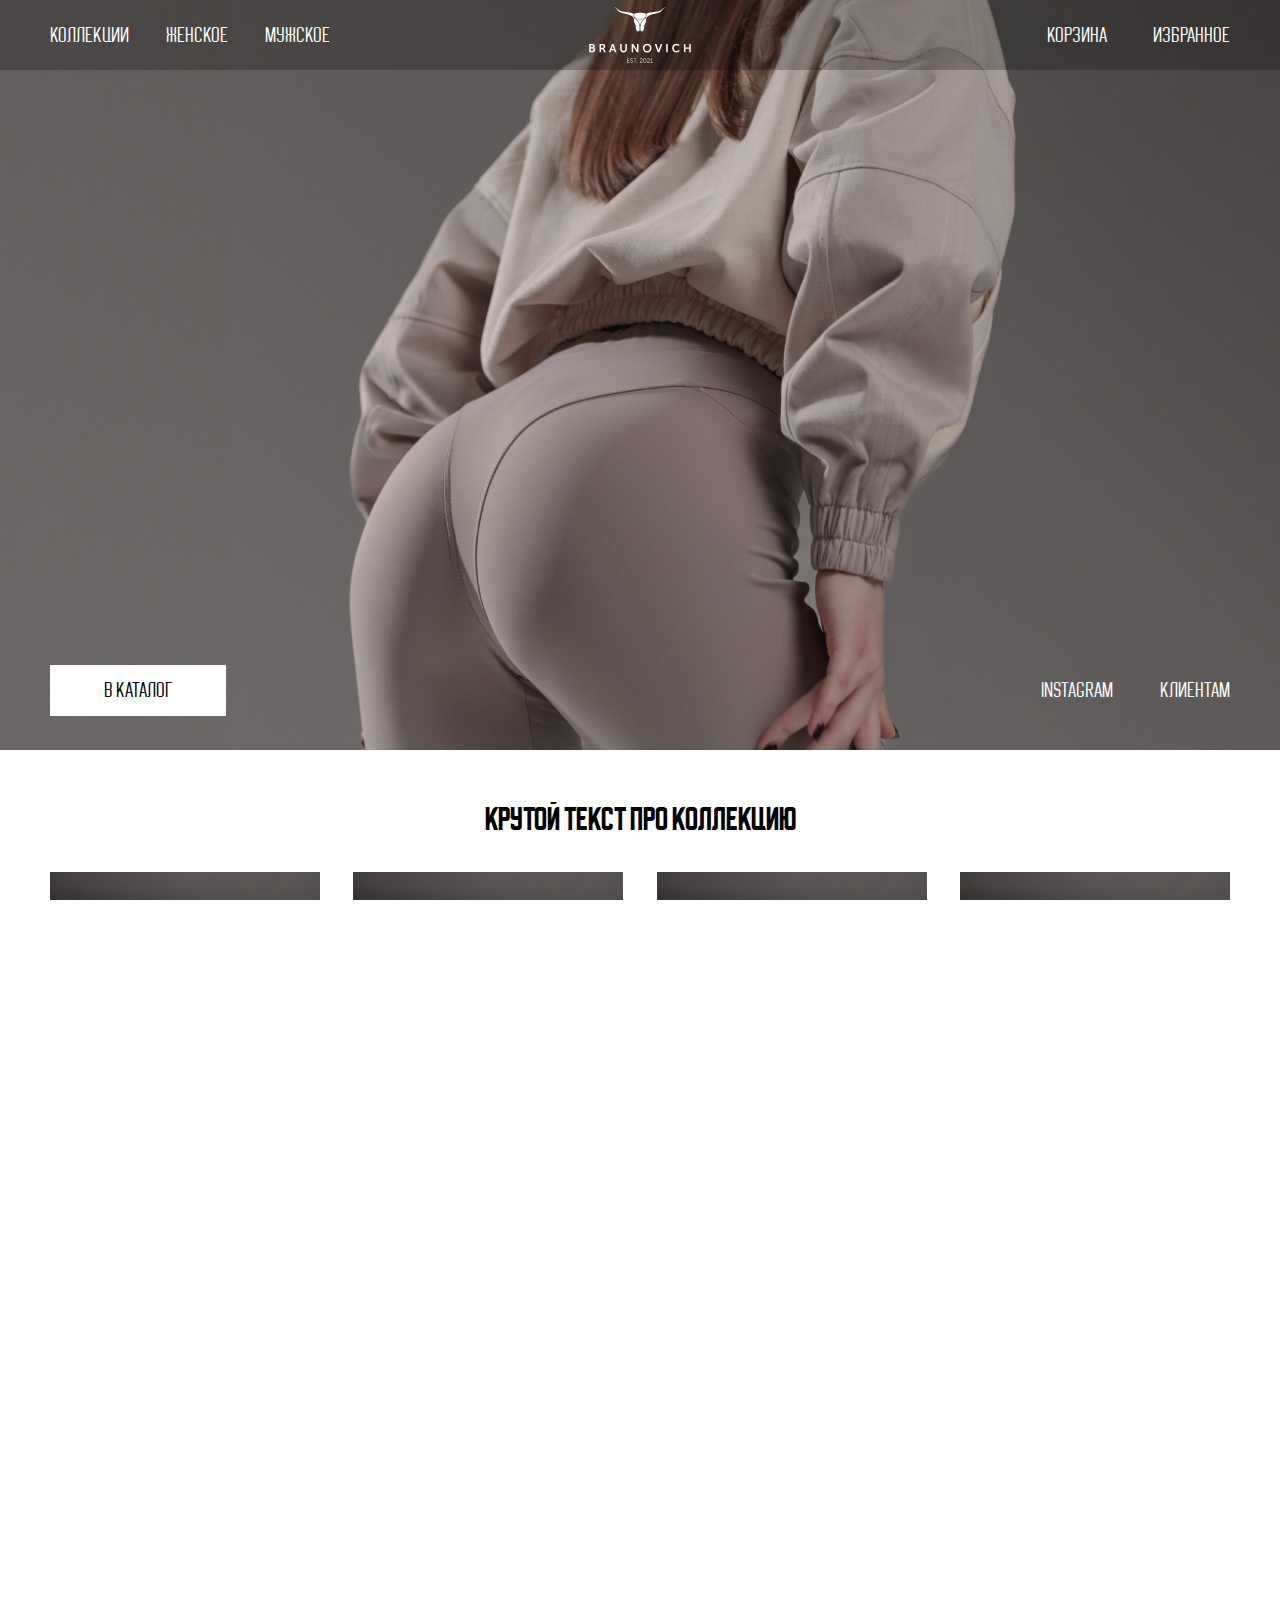
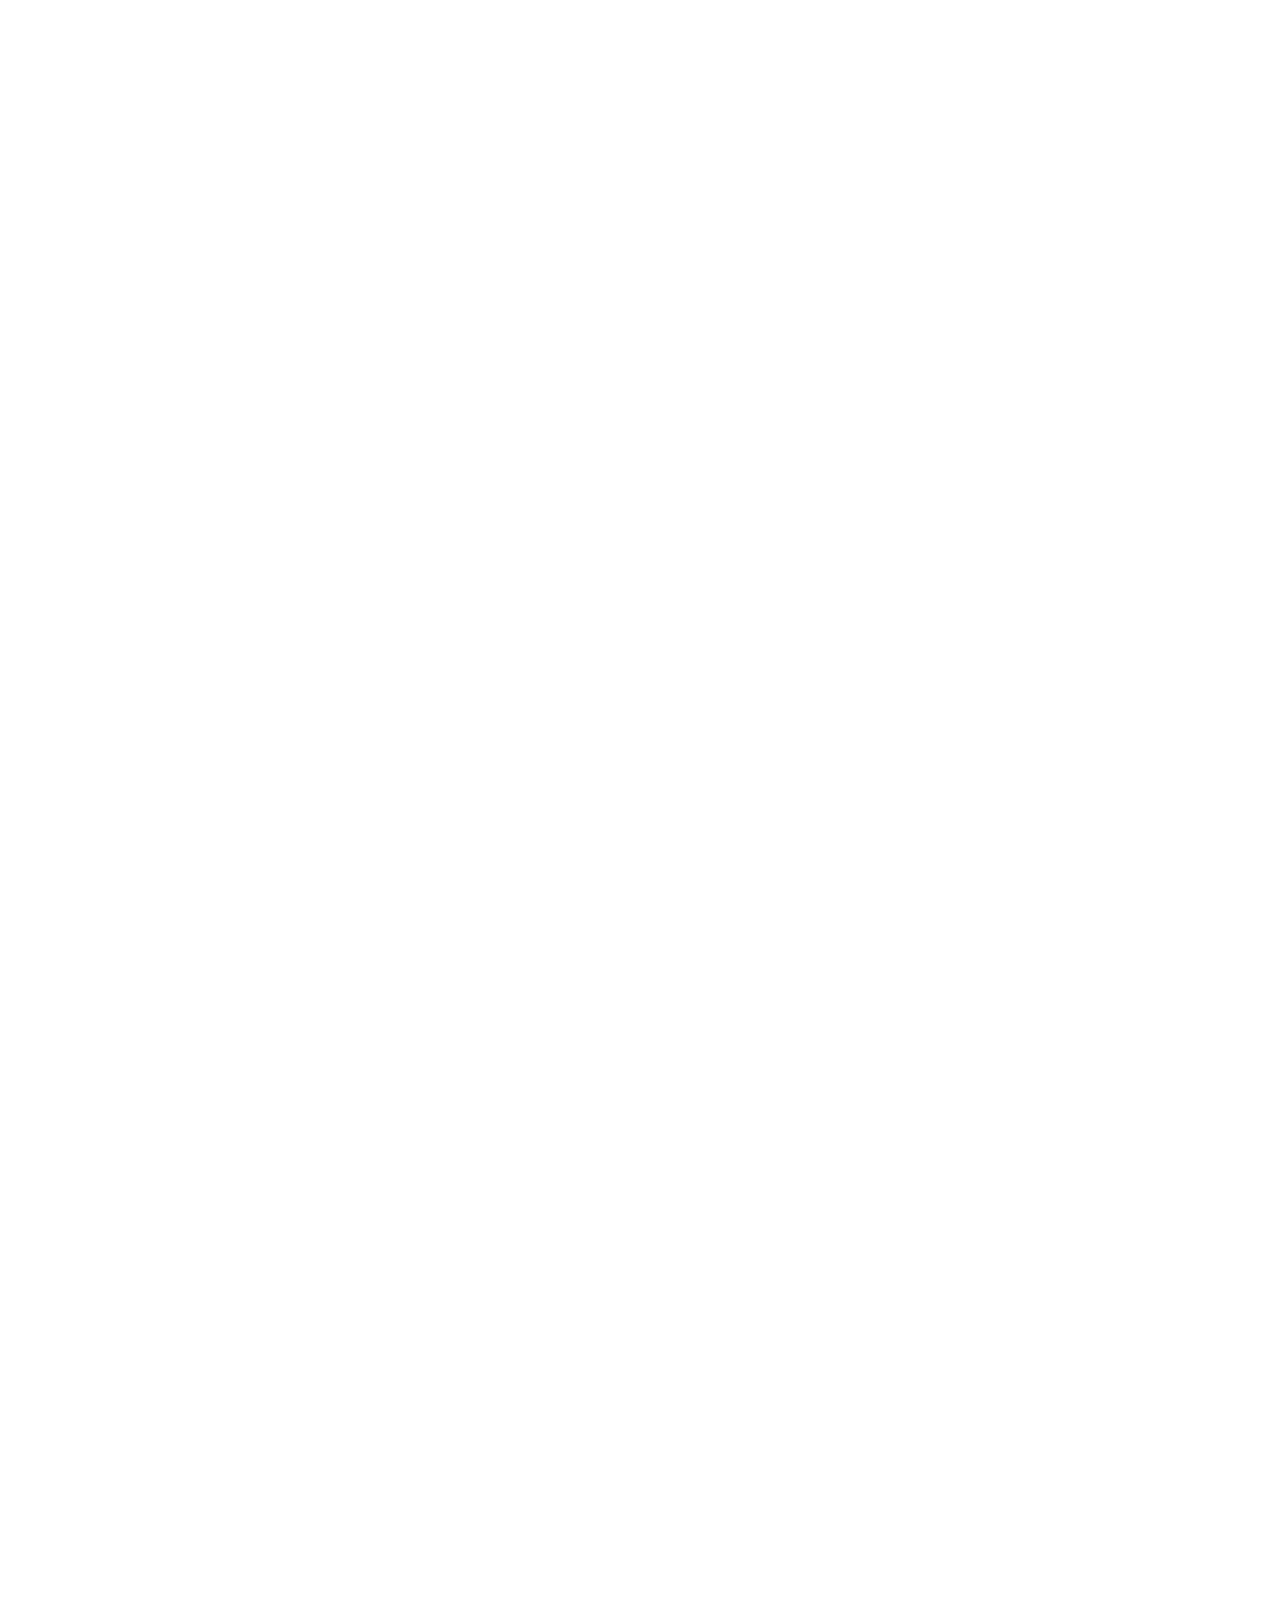
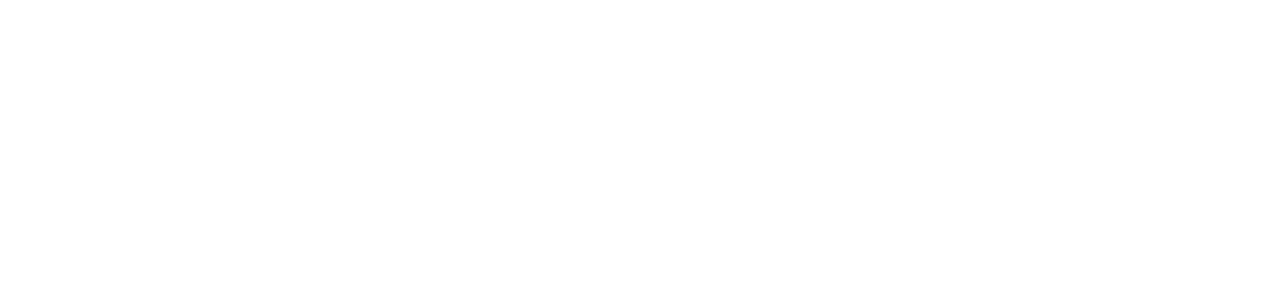
<file: index.html>
<!DOCTYPE html>
<html lang="en">

<head>
  <meta charset="UTF-8">
  <meta name="viewport" content="width=device-width, initial-scale=1.0">
  <link rel="stylesheet" href="./assets/css/style.css">
  <title>Document</title>
</head>

<body>
  <header class="header">
    <div class="header-wrapper ">
      <div class="header-wrapper-top">
        <div class="container">
          <nav class="nav-menu   main-menu-mobile">
             <!-- дублирована шапка для мобильного меню -->
             <div class="mobile-header-menu hidden-nav-menu-header">
              <div class="logo">
                <a href="#">
                  <!-- <img class="main-page-logo logo" src="./assets/images/svg/logo.svg" width="102" height="56" alt="logo"> -->
                  <img class="inner-page-logo logo" src="./assets/images/svg/logo-inner-page.svg" width="102" height="56" alt="logo">
                </a>
              </div>
              <div class="inner-banner">
                <div class="container">
                  <div class="inner-banner__content">
                    Бесплатная доставка при заказе от 50.000 тенге
                  </div>
                </div>
              </div>
            </div>
            <ul class="main-menu-list">
              <li>
                <a href="#" onclick="return false;">КОЛЛЕКЦИИ</a>
                <div class="sub-menu">
                  <div class="sub-menu-wrapper blur">
                    <ul>
                      <li><a href="#">braunovich classic</a></li>
                      <li><a href="#">braunovich base</a></li>
                      <li><a href="#">braunovich caracas</a></li>
                      <li><a href="#">braunovich sport</a></li>
                      <li><a href="#">braunovich caravan</a></li>
                      <li><a href="#">drop dusty</a></li>
                      <li><a href="#">braunovich swimsuit</a></li>
                    </ul>
                  </div>
                </div>
              </li>
              <li>
                <a href="#" onclick="return false;">ЖЕНСКОЕ</a>
                <div class="sub-menu">
                  <div class="sub-menu-wrapper blur">
                    <ul>
                      <li><a href="#">БОМБЕРЫ</a></li>
                      <li><a href="#">t-shirt base</a></li>
                      <li><a href="#">худи</a></li>
                      <li><a href="#">джоггеры</a></li>
                      <li><a href="#">свитшоты</a></li>
                      <li><a href="#">кроп-топы</a></li>
                      <li><a href="#">топы</a></li>
                      <li><a href="#">легги</a></li>
                      <li><a href="#">велосипедки</a></li>
                      <li><a href="#">шорты</a></li>
                      <li><a href="#">боксеры</a></li>
                      <li><a href="#">брюки палаццо</a></li>
                      <li><a href="#">эко-кожа</a></li>
                      <li><a href="#">платье-футболка</a></li>
                      <li><a href="#">платья</a></li>
                      <li><a href="#">юбки</a></li>
                      <li><a href="#">рубашки</a></li>
                      <li><a href="#">пиджаки</a></li>
                      <li><a href="#">кимоно</a></li>
                      <li><a href="#">нательное белье</a></li>
                      <li><a href="#">купальники</a></li>
                    </ul>
                  </div>
                </div>
              </li>
              <li>
                <a href="#" onclick="return false;">МУЖСКОЕ</a>
                <div class="sub-menu">
                  <div class="sub-menu-wrapper blur">
                    <ul>
                      <li><a href="#">БОМБЕРЫ</a></li>
                      <li><a href="#">t-shirt base</a></li>
                      <li><a href="#">худи</a></li>
                      <li><a href="#">джоггеры</a></li>
                      <li><a href="#">свитшоты</a></li>
                      <li><a href="#">шорты</a></li>
                      <li><a href="#">брюки палаццо</a></li>
                      <li><a href="#">рубашки</a></li>
                    </ul>
                  </div>
                </div>

              </li>
            </ul>
          </nav>
          <div class="logo">
            <a href="#">
              <img src="./assets/images/svg/logo.svg" width="102" height="56" alt="logo">
            </a>
          </div>
          <div class="additional-menu">
            <ul>
              <li>
                <a href="./basket.html">Корзина</a>
              </li>
              <li>
                <a href="./favourites.html">Избранное</a>
              </li>
            </ul>
          </div>
        </div>
      </div>
      <div class="header-wrapper-bottom">
        <div class="container">
          <div class="header-button button">
            <a href="./inner-page.html">
              В каталог
            </a>
          </div>
          <div class="header-bottom-links">
            <div class="bottom-link-item font-weight ">
              <a href="#">instagram</a>
            </div>
            <div class="bottom-link-item font-weight">
              <a href="#">клиентам</a>
            </div>
          </div>
        </div>
      </div>
      <div class="mobile-menu">
        <div class="container">
          <ul>
            <li>
              <a href="./index.html" >
                <div class="mobile-menu-image"><img width="21" height="21" src="./assets/images/svg/main-icon.svg" alt=""></div>
                <span>Главная</span>
              </a>
            </li>
            <li>
              <a href="./inner-page.html" onclick="return false;" class="mobile-menu__catalog">
                <div class="mobile-menu-image"><img width="21" height="21" src="./assets/images/svg/catalog-icon.svg" alt=""></div>
                <span>КАТАЛОГ</span>
              </a>
            </li>
            <li>
              <a href="./basket.html" onclick="return false;">
                <div class="mobile-menu-image"><img width="21" height="21" src="./assets/images/svg/basket-icon.svg" alt=""></div>
                <span>КОРЗИНА</span>
              </a>
            </li>
            <li>
              <a href="./favourites.html" onclick="return false;">
                <div class="mobile-menu-image"><img width="21" height="21" src="./assets/images/svg/favourites-icon.svg" alt=""></div>
                <span>ИЗБРАННОЕ</span>
              </a>
            </li>
          </ul>
        </div>
      </div>
    </div>
  </header>
  <section class="cool-text section-paddings">
    <div class="container">
      <div class="cool-text-wrapper">
        <h2 class="cool-text-title title">
          КРУТОЙ ТЕКСТ ПРО КОЛЛЕКЦИЮ
        </h2>
        <div class="cool-text__card-items card-items">
          <div class="card-item">
            <a href="./product-card.html">
              <div class="card-item__image">
                <img src="./assets/images/card-image.jpg" alt="card image" width="270" height="360">
              </div>
              <div class="card-item__content">
                <div class="card-item__content-name">Купальный костюм с парео</div>
                <div class="card-item__content-price">20.450 <span class="currency">KZT</span></div>
              </div>
            </a>
          </div>
          <div class="card-item">
            <a href="./product-card.html">
              <div class="card-item__image">
                <img src="./assets/images/card-image.jpg" alt="card image" width="270" height="360">
              </div>
              <div class="card-item__content">
                <div class="card-item__content-name">Купальный костюм с парео</div>
                <div class="card-item__content-price">20.450 <span class="currency">KZT</span></div>
              </div>
            </a>
          </div>
          <div class="card-item">
            <a href="./product-card.html">
              <div class="card-item__image">
                <img src="./assets/images/card-image.jpg" alt="card image" width="270" height="360">
              </div>
              <div class="card-item__content">
                <div class="card-item__content-name">Купальный костюм с парео</div>
                <div class="card-item__content-price">20.450 <span class="currency">KZT</span></div>
              </div>
            </a>
          </div>
          <div class="card-item">
            <a href="./product-card.html">
              <div class="card-item__image">
                <img src="./assets/images/card-image.jpg" alt="card image" width="270" height="360">
              </div>
              <div class="card-item__content">
                <div class="card-item__content-name">Купальный костюм с парео</div>
                <div class="card-item__content-price">20.450 <span class="currency">KZT</span></div>
              </div>
            </a>
          </div>
        </div>
      </div>
    </div>
  </section>
  <section class="excluzive-collection section-paddings">
    <div class="container">
      <div class="excluzive-collection__wrapper">
        <div class="excluzive-collection__content">
          <h2 class="excluzive-collection-title title">harmonia collection</h2>
          <div class="excluzive-collection-title__content-image">
            <img src="./assets/images/exluzive--content-image.png" alt="excluzive collection">
          </div>
          <div class="excluzive-collection-description">
            “Harmonia” - это коллекция эксклюзивных вещей, вдохновленных необычным кроем и формами, располагающие в себе
            необычные явления природы
          </div>
          <div class="excluzive-collection-link">
            <span class="exluzive-collection-text">Перейти</span>
            <div class="excluzive-collection-link-image"><img src="./assets/images/svg/→.svg" alt="arrow link"></div>
          </div>
        </div>
        <div class="excluzive-collection__images">
          <div class="excluzive-collection-model-image">
            <img src="./assets/images/exluzive-model-image01.jpg" alt=" excluzive model">
          </div>
          <div class="excluzive-collection-model-image">
            <img src="./assets/images/exluzive-model-image02.jpg" alt=" excluzive model">
          </div>
        </div>
      </div>

    </div>
  </section>
  <section class="unisex-collection section-paddings">
    <div class="container">
      <div class="unisex-collection__wrapper">
        <div class="unisex-collection__image-block unisex-collection__top-image-block">
          <a href="#">
            <div class="unisex-collection__image">
              <img src="./assets/images/unisex-image-top.jpg" width="1180" height="456" alt="unisex image">
            </div>
            <div class="unisex-collection__link">unisex</div>
          </a>
        </div>
        <div class="unisex-collection__bottom-image-block">
          <div class="unisex-collection__image-block unisex-collection__small-image-block">
            <a href="#">
              <div class="unisex-collection__image hidden-mobile">
                <img src="./assets/images/unisex-image01.jpg" width="575" height="453" alt="unisex image">
              </div>
              <div class="unisex-collection__image visible-mobile">
                <img src="./assets/images/unisex-image-mob01.jpg" width="159" height="335" alt="unisex image">
              </div>
              <div class="unisex-collection__link">КОЛЛЕКЦИЯ ПЕРВАЯ</div>
            </a>
          </div>
          <div class="unisex-collection__image-block unisex-collection__small-image-block">
            <a href="#">
              <div class="unisex-collection__image  hidden-mobile">
                <img src="./assets/images/unisex-image02.jpg" width="575" height="453" alt="unisex image">
              </div>
              <div class="unisex-collection__image visible-mobile">
                <img src="./assets/images/unisex-image-mob02.jpg" width="159" height="335" alt="unisex image">
              </div>
              <div class="unisex-collection__link">КОЛЛЕКЦИЯ ВТОРАЯ</div>
            </a>
          </div>
        </div>

      </div>
    </div>
  </section>
  <footer class="footer">
    <div class="container">
      <div class="footer-wrapper">
        <div class="logo">
          <img src="./assets/images/svg/footer-logo.svg" alt="">
        </div>
        <div class="footer-contacts">
          <div class="footer-contacts__item">
            <span>Вопросы и предложения </span>
            <span>braunovich@info</span>
          </div>
          <div class="footer-contacts__item footer-requisits">
            <span>OOO”браунович”</span>
            <span>бин 123456789</span>
            <span>алина браунович</span>
          </div>
        </div>
        <div class="footer-menu-items">
          <div class="footer-menu__item to-clients">
            <div class="footer-menu__item-title ">Клиентам:</div>
            <div class="footer-menu__item-sub-menu-items">

              <div class="footer-menu__sub-menu-item"><a href="#">ПОСМОТРЕТЬ КАТАЛОГ</a></div>
              <div class="footer-menu__sub-menu-item"><a href="./delivery-payment.html">Доставка и оплата</a></div>
              <div class="footer-menu__sub-menu-item"><a href="#">Условия возврата</a></div>
            </div>
          </div>
          <div class="footer-menu__item market-adress">
            <div class="footer-menu__item-title">адреса магазинов:</div>
            <div class="footer-menu__item-sub-menu-items">
              <div class="footer-menu__sub-menu-item"><a href="#">Астана, Енбекшилер 77 <br/><span>(10:00 -
                    22:00)</span></a></div>
              <div class="footer-menu__sub-menu-item"><a href="#">Петропавловск, Астана 40 <br/><span>(10:00 -
                    22:00)</span></a></div>
            </div>
          </div>
          <div class="footer-menu__item soc-links">
            <div class="footer-menu__item-title ">Соцсети:</div>
            <div class="footer-menu__item-sub-menu-items">
              <div class="footer-menu__sub-menu-item"><a href="#">Телеграм</a></div>
              <div class="footer-menu__sub-menu-item"><a href="#">Инстаграм</a></div>
              <div class="footer-menu__sub-menu-item"><a href="#">WhatsApp</a></div>
            </div>
          </div>
          <div class="footer-menu__item useful-links">
            <div class="footer-menu__item-title ">полезные ссылки:</div>
            <div class="footer-menu__item-sub-menu-items">
              <div class="footer-menu__sub-menu-item"><a href="#"><img width="14" height="14"
                    src="./assets/images/svg/footer-useful-links.svg" alt=""><span>политика обработки персональных
                    данных</span></a></div>
              <div class="footer-menu__sub-menu-item"><a href="#"><img width="14" height="14"
                    src="./assets/images/svg/footer-useful-links.svg" alt=""><span>правила дистанционной
                    продажи</span></a></div>
              <div class="footer-menu__sub-menu-item"><a href="#"><img width="14" height="14"
                    src="./assets/images/svg/footer-useful-links.svg" alt=""><span>согласие на обработку</span></a>
              </div>
              <div class="footer-menu__sub-menu-item"><a href="#"><img width="14" height="14"
                    src="./assets/images/svg/footer-useful-links.svg" alt=""><span>юридическая информация о
                    компании</span></a></div>
            </div>
          </div>
        </div>
      </div>
    </div>
  </footer>
  <script src="./assets/js/main.js"></script>
</body>

</html>
</file>
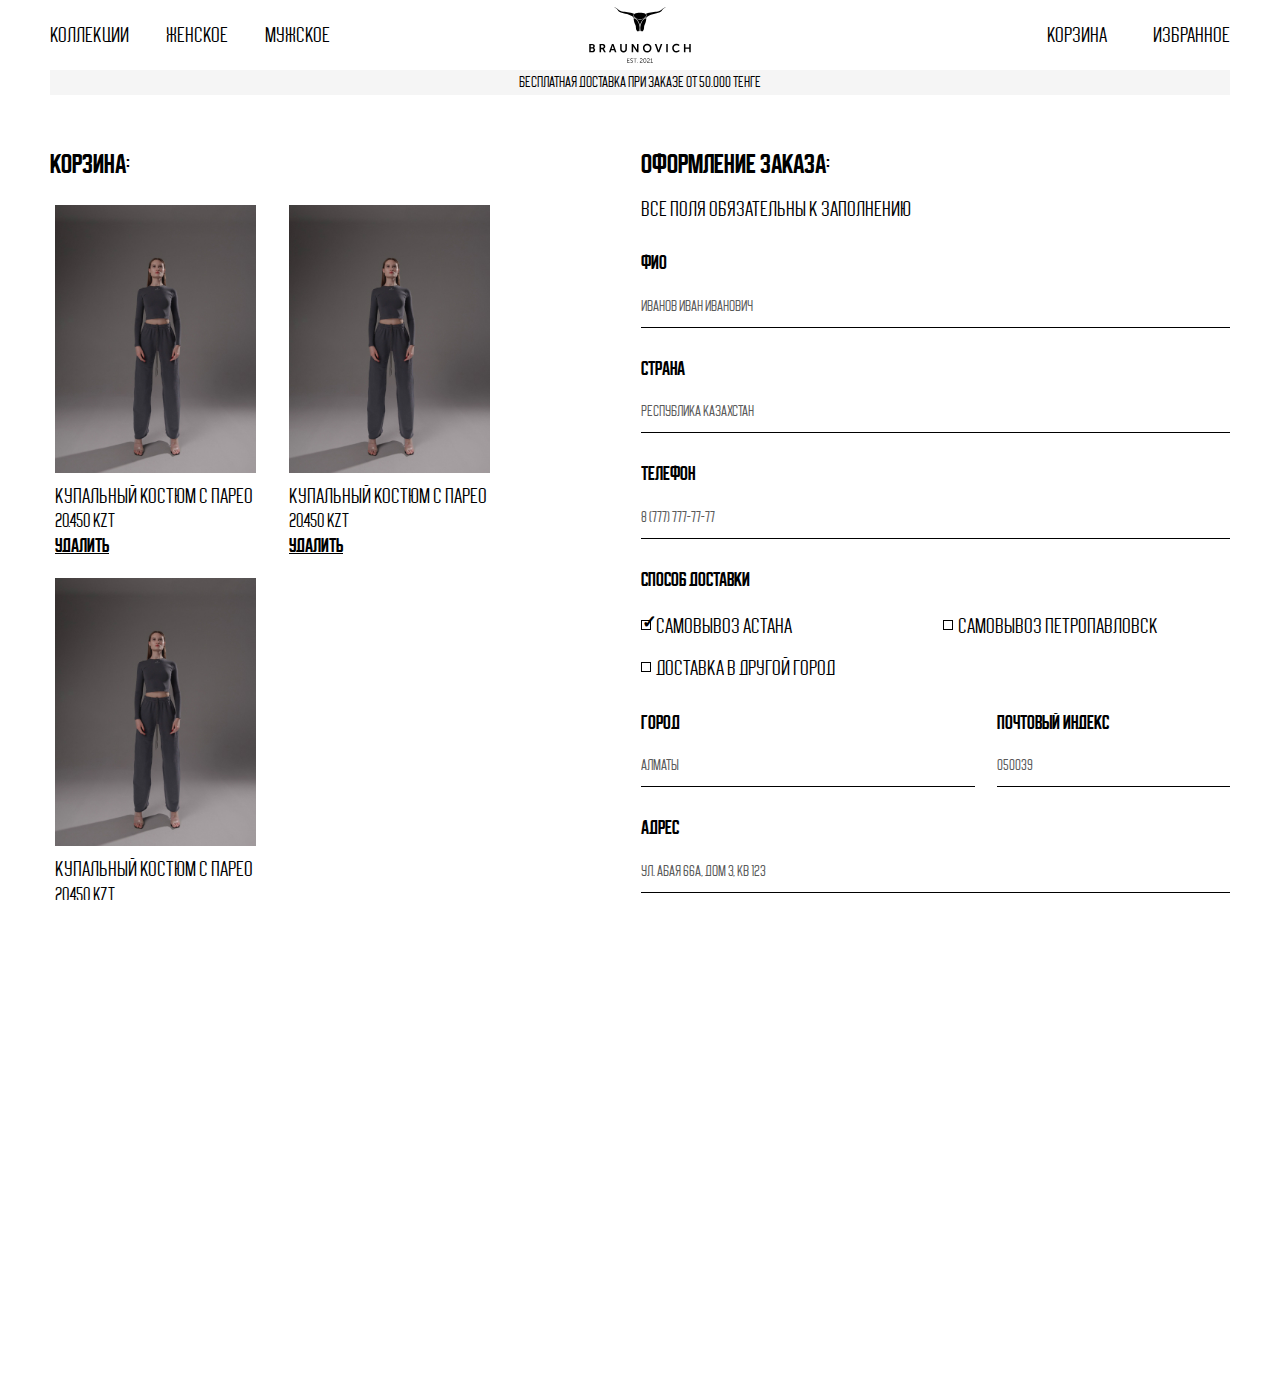
<file: basket.html>
<!DOCTYPE html>
<html lang="en">

<head>
  <meta charset="UTF-8">
  <meta name="viewport" content="width=device-width, initial-scale=1.0">
  <link rel="stylesheet" href="./assets/css/style.css">
  <title>Document</title>
</head>

<body class="inner-page">
  <header class="header  ">
    <div class="header-wrapper ">
      <div class="header-wrapper-top">
        <div class="container">
          <nav class="nav-menu   main-menu-mobile">
            <!-- дублирована шапка для мобильного меню -->
            <div class="mobile-header-menu hidden-nav-menu-header">
              <div class="logo">
                <a href="#">
                  <!-- <img class="main-page-logo logo" src="./assets/images/svg/logo.svg" width="102" height="56" alt="logo"> -->
                  <img class="inner-page-logo logo" src="./assets/images/svg/logo-inner-page.svg" width="102" height="56" alt="logo">
                </a>
              </div>
              <div class="inner-banner">
                <div class="container">
                  <div class="inner-banner__content">
                    Бесплатная доставка при заказе от 50.000 тенге
                  </div>
                </div>
              </div>
            </div>
            <ul>
              <li>
                <a href="#" onclick="return false;">КОЛЛЕКЦИИ</a>
                <div class="sub-menu">
                  <div class="sub-menu-wrapper ">
                    <ul>
                      <li><a href="#">braunovich classic</a></li>
                      <li><a href="#">braunovich base</a></li>
                      <li><a href="#">braunovich caracas</a></li>
                      <li><a href="#">braunovich sport</a></li>
                      <li><a href="#">braunovich caravan</a></li>
                      <li><a href="#">drop dusty</a></li>
                      <li><a href="#">braunovich swimsuit</a></li>
                    </ul>
                  </div>
                </div>
              </li>
              <li>
                <a href="#" onclick="return false;">ЖЕНСКОЕ</a>
                <div class="sub-menu">
                  <div class="sub-menu-wrapper">
                    <ul>
                      <li><a href="#">БОМБЕРЫ</a></li>
                      <li><a href="#">t-shirt base</a></li>
                      <li><a href="#">худи</a></li>
                      <li><a href="#">джоггеры</a></li>
                      <li><a href="#">свитшоты</a></li>
                      <li><a href="#">кроп-топы</a></li>
                      <li><a href="#">топы</a></li>
                      <li><a href="#">легги</a></li>
                      <li><a href="#">велосипедки</a></li>
                      <li><a href="#">шорты</a></li>
                      <li><a href="#">боксеры</a></li>
                      <li><a href="#">брюки палаццо</a></li>
                      <li><a href="#">эко-кожа</a></li>
                      <li><a href="#">платье-футболка</a></li>
                      <li><a href="#">платья</a></li>
                      <li><a href="#">юбки</a></li>
                      <li><a href="#">рубашки</a></li>
                      <li><a href="#">пиджаки</a></li>
                      <li><a href="#">кимоно</a></li>
                      <li><a href="#">нательное белье</a></li>
                      <li><a href="#">купальники</a></li>
                    </ul>
                  </div>
                </div>
              </li>
              <li>
                <a href="#" onclick="return false;">МУЖСКОЕ</a>
                <div class="sub-menu">
                  <div class="sub-menu-wrapper">
                    <ul>
                      <li><a href="#">БОМБЕРЫ</a></li>
                      <li><a href="#">t-shirt base</a></li>
                      <li><a href="#">худи</a></li>
                      <li><a href="#">джоггеры</a></li>
                      <li><a href="#">свитшоты</a></li>
                      <li><a href="#">шорты</a></li>
                      <li><a href="#">брюки палаццо</a></li>
                      <li><a href="#">рубашки</a></li>
                    </ul>
                  </div>
                </div>

              </li>
            </ul>
          </nav>
          <div class="logo">
            <a href="#">
              <!-- <img class="main-page-logo logo" src="./assets/images/svg/logo.svg" width="102" height="56" alt="logo"> -->
              <img class="inner-page-logo logo" src="./assets/images/svg/logo-inner-page.svg" width="102" height="56"
                alt="logo">

            </a>
          </div>
          <div class="additional-menu">
            <ul>
              <li>
                <a href="#">Корзина</a>
              </li>
              <li>
                <a href="#">Избранное</a>
              </li>
            </ul>
          </div>
        </div>
      </div>
      <div class="header-wrapper-bottom">
        <div class="container">
          <div class="header-button button">
            <a href="#">
              В каталог
            </a>
          </div>
          <div class="header-bottom-links">
            <div class="bottom-link-item">
              <a href="#">instagram</a>
            </div>
            <div class="bottom-link-item">
              <a href="#">клиентам</a>
            </div>
          </div>
        </div>
      </div>
      <div class="mobile-menu">
        <div class="container">
          <ul>
            <li>
              <a href="#" onclick="return false;">
                <div class="mobile-menu-image"><img width="21" height="21" src="./assets/images/svg/main-icon.svg" alt=""></div>
                <span>Главная</span>
              </a>
            </li>
            <li>
              <a href="#" onclick="return false;" class="mobile-menu__catalog">
                <div class="mobile-menu-image"><img width="21" height="21" src="./assets/images/svg/catalog-icon.svg" alt=""></div>
                <span>КАТАЛОГ</span>
              </a>
            </li>
            <li>
              <a href="#" onclick="return false;">
                <div class="mobile-menu-image"><img width="21" height="21" src="./assets/images/svg/basket-icon.svg" alt=""></div>
                <span>КОРЗИНА</span>
              </a>
            </li>
            <li>
              <a href="#" onclick="return false;">
                <div class="mobile-menu-image"><img width="21" height="21" src="./assets/images/svg/favourites-icon.svg" alt=""></div>
                <span>ИЗБРАННОЕ</span>
              </a>
            </li>
          </ul>
        </div>
      </div>
    </div>
  </header>

  <section class="inner-banner">
    <div class="container">
      <div class="inner-banner__content">
        Бесплатная доставка при заказе от 50.000 тенге
      </div>
    </div>
  </section>
  <section class="basket-section">
    <div class="container">
      <div class="basket-wrappper">
        <div class="basket-content">
          
          
          <h2 class="basket-title title">Корзина:</h2>
          <div class="basket-card-items card-items">
            <div class="card-item">
              <a href="\">
                <div class="card-item__image">
                  <img src="./assets/images/card-image.jpg" alt="card image" width="270" height="360">
                </div>
                <div class="card-item__content">
                  <div class="card-item__content-name">Купальный костюм с парео</div>
                  <div class="card-item__content-price">20.450 <span class="currency">KZT</span></div>
                </div>
              </a>
              <div class="button-block">
                <div class="delete-btn"><a href="#">удалить</a></div>
              </div>
            </div>
            <div class="card-item">
              <a href="\">
                <div class="card-item__image">
                  <img src="./assets/images/card-image.jpg" alt="card image" width="270" height="360">
                </div>
                <div class="card-item__content">
                  <div class="card-item__content-name">Купальный костюм с парео</div>
                  <div class="card-item__content-price">20.450 <span class="currency">KZT</span></div>
                </div>
              </a>
              <div class="button-block">
                <div class="delete-btn"><a href="#">удалить</a></div>
              </div>
            </div>
            <div class="card-item">
              <a href="\">
                <div class="card-item__image">
                  <img src="./assets/images/card-image.jpg" alt="card image" width="270" height="360">
                </div>
                <div class="card-item__content">
                  <div class="card-item__content-name">Купальный костюм с парео</div>
                  <div class="card-item__content-price">20.450 <span class="currency">KZT</span></div>
                </div>
              </a>
              <div class="button-block">
                <div class="delete-btn"><a href="#">удалить</a></div>
              </div>
            </div>
          </div>
          <div class="basket-content-total">
            <div class="total-text">Итого: </div>
            <div class="total-price">
              <span class="price-cost">22.000</span>&nbsp;<span class="currency">kzt</span>
            </div>
          </div>
          <div class="basket-content-foget">
            <div class="foget-question">Что то забыли?</div>
            <div class="foget-back"><a href="#">Вернуться в магазин</a></div>
          </div>
        </div>
        <div class="basket-order">
          <h2 class="basket-order-title title">Оформление заказа:</h2>
          <div class="basket-order-warning">все поля обязательны к заполнению</div>
          <div class="basket-order-form">
            <form  >
              <label class="field-wrapper">
                <div class="basket-order-field-name field">ФИО</div>
                <input type="text" name="name" id="" placeholder="Иванов Иван Иванович">
              </label>
              <label class="field-wrapper">
                <div class="basket-order-field-name field">Страна</div>
                <input type="text" name="name" id="" placeholder="Республика Казахстан">
              </label>
              <label class="field-wrapper">
                <div class="basket-order-field-name field">Телефон</div>
                <input type="text" name="name" id="" placeholder="8 (777) 777-77-77">
              </label>
              <div class="field-wrapper field-wrapper-radio ">
                <div class="basket-order-field-name field">Способ доставки</div>
                <div class="radio-united">
                  <label class="field-radio-item">
                    <input class="input-radio" type="radio" name="shipment" id="" placeholder="Самовывоз Астана" checked>
                    <span class="radio-icon"></span>
                    Самовывоз Астана
                  </label>
                  <label class="field-radio-item">
                    <input class="input-radio" type="radio" name="shipment" id="" placeholder="самовывоз Петропавловск">
                    <span class="radio-icon"></span>
                    самовывоз Петропавловск
                  </label>
                  <label class="field-radio-item">
                    <input class="input-radio" type="radio" name="shipment" id="" value="Доставка в другой город">
                    <span class="radio-icon"></span>
                    Доставка в другой город
                  </label>
                </div>
              </div>
              <div class="fields-united ">
                <label class="field-wrapper field-city">
                  <div class="basket-order-field-name field ">Город</div>
                  <input type="text" name="name" id="" placeholder="Алматы">
                </label>
                <label class="field-wrapper field-postal-code">
                  <div class="basket-order-field-name field ">Почтовый индекс</div>
                  <input type="text" name="name" id="" placeholder="050039">
                </label>
              </div>
              <label class="field-wrapper">
                <div class="basket-order-field-name field">Адрес</div>
                <input type="text" name="name" id="" placeholder="ул. Абая 66а, дом 3, кв 123">
              </label>
              <label class="field-wrapper">
                <div class="basket-order-field-name field"></div>
                <input type="submit" name="name" id="" value="Оформить заказ">
              </label>

            </form>
          </div>
        </div>
      </div>
    </div>
  </section>

  <footer class="footer">
    <div class="container">
      <div class="footer-wrapper">
        <div class="logo">
          <img src="./assets/images/svg/footer-logo.svg" alt="">
        </div>
        <div class="footer-contacts">
          <div class="footer-contacts__item">
            <span>Вопросы и предложения </span>
            <span>braunovich@info</span>
          </div>
          <div class="footer-contacts__item footer-requisits">
            <span>OOO”браунович”</span>
            <span>бин 123456789</span>
            <span>алина браунович</span>
          </div>
        </div>
        <div class="footer-menu-items">
          <div class="footer-menu__item to-clients">
            <div class="footer-menu__item-title">Клиентам:</div>
            <div class="footer-menu__item-sub-menu-items">

              <div class="footer-menu__sub-menu-item"><a href="#">ПОСМОТРЕТЬ КАТАЛОГ</a></div>
              <div class="footer-menu__sub-menu-item"><a href="#">Доставка и оплата</a></div>
              <div class="footer-menu__sub-menu-item"><a href="#">Условия возврата</a></div>
            </div>
          </div>
          <div class="footer-menu__item market-adress">
            <div class="footer-menu__item-title">адреса магазинов:</div>
            <div class="footer-menu__item-sub-menu-items">
              <div class="footer-menu__sub-menu-item"><a href="#">Астана, Енбекшилер 77 <br/><span>(10:00 -
                    22:00)</span></a></div>
              <div class="footer-menu__sub-menu-item"><a href="#">Петропавловск, Астана 40<br/> <span>(10:00 -
                    22:00)</span></a></div>
            </div>
          </div>
          <div class="footer-menu__item soc-links">
            <div class="footer-menu__item-title ">Соцсети:</div>
            <div class="footer-menu__item-sub-menu-items">
              <div class="footer-menu__sub-menu-item"><a href="#">Телеграм</a></div>
              <div class="footer-menu__sub-menu-item"><a href="#">Инстаграм</a></div>
              <div class="footer-menu__sub-menu-item"><a href="#">WhatsApp</a></div>
            </div>
          </div>
          <div class="footer-menu__item useful-links">
            <div class="footer-menu__item-title ">полезные ссылки:</div>
            <div class="footer-menu__item-sub-menu-items">
              <div class="footer-menu__sub-menu-item"><a href="#"><img width="14" height="14"
                    src="./assets/images/svg/footer-useful-links.svg" alt=""><span>политика
                    обработки персональных
                    данных</span></a></div>
              <div class="footer-menu__sub-menu-item"><a href="#"><img width="14" height="14"
                    src="./assets/images/svg/footer-useful-links.svg" alt=""><span>правила
                    дистанционной
                    продажи</span></a></div>
              <div class="footer-menu__sub-menu-item"><a href="#"><img width="14" height="14"
                    src="./assets/images/svg/footer-useful-links.svg" alt=""><span>согласие на
                    обработку</span></a>
              </div>
              <div class="footer-menu__sub-menu-item"><a href="#"><img width="14" height="14"
                    src="./assets/images/svg/footer-useful-links.svg" alt=""><span>юридическая
                    информация о
                    компании</span></a></div>
            </div>
          </div>
        </div>
      </div>
    </div>
  </footer>
  <script src="./assets/js/main.js"></script>
</body>

</html>
</file>
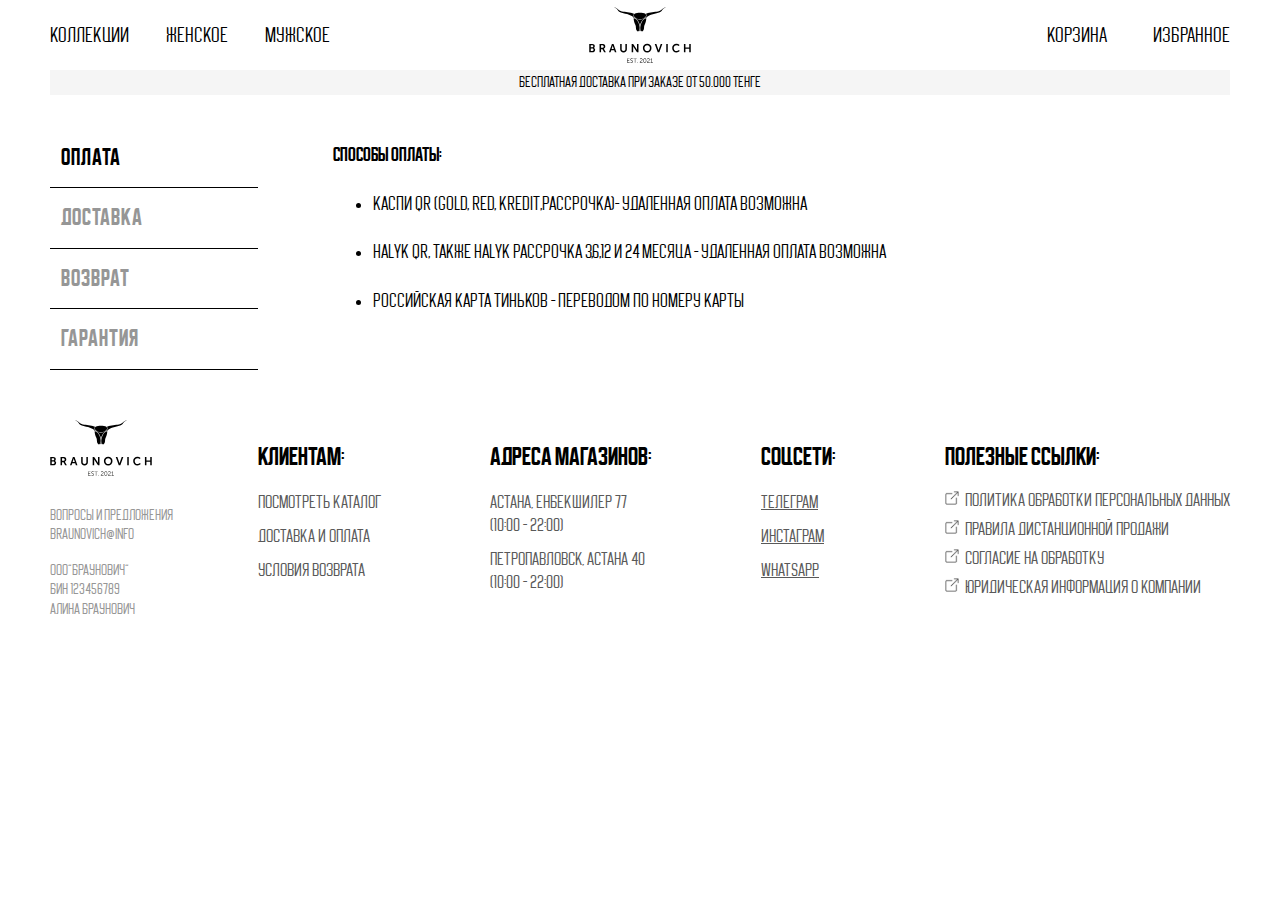
<file: delivery-payment.html>
<!DOCTYPE html>
<html lang="en">

<head>
  <meta charset="UTF-8">
  <meta name="viewport" content="width=device-width, initial-scale=1.0">
  <link rel="stylesheet" href="./assets/css/style.css">
  <title>Document</title>
</head>

<body class="inner-page">
  <header class="header  ">
    <div class="header-wrapper ">
      <div class="header-wrapper-top">
        <div class="container">
          <nav class="nav-menu   main-menu-mobile">
            <!-- дублирована шапка для мобильного меню -->
            <div class="mobile-header-menu hidden-nav-menu-header">
              <div class="logo">
                <a href="#">
                  <!-- <img class="main-page-logo logo" src="./assets/images/svg/logo.svg" width="102" height="56" alt="logo"> -->
                  <img class="inner-page-logo logo" src="./assets/images/svg/logo-inner-page.svg" width="102" height="56" alt="logo">
                </a>
              </div>
              <div class="inner-banner">
                <div class="container">
                  <div class="inner-banner__content">
                    Бесплатная доставка при заказе от 50.000 тенге
                  </div>
                </div>
              </div>
            </div>
            <ul>
              <li>
                <a href="#" onclick="return false;">КОЛЛЕКЦИИ</a>
                <div class="sub-menu">
                  <div class="sub-menu-wrapper ">
                    <ul>
                      <li><a href="#">braunovich classic</a></li>
                      <li><a href="#">braunovich base</a></li>
                      <li><a href="#">braunovich caracas</a></li>
                      <li><a href="#">braunovich sport</a></li>
                      <li><a href="#">braunovich caravan</a></li>
                      <li><a href="#">drop dusty</a></li>
                      <li><a href="#">braunovich swimsuit</a></li>
                    </ul>
                  </div>
                </div>
              </li>
              <li>
                <a href="#" onclick="return false;">ЖЕНСКОЕ</a>
                <div class="sub-menu">
                  <div class="sub-menu-wrapper">
                    <ul>
                      <li><a href="#">БОМБЕРЫ</a></li>
                      <li><a href="#">t-shirt base</a></li>
                      <li><a href="#">худи</a></li>
                      <li><a href="#">джоггеры</a></li>
                      <li><a href="#">свитшоты</a></li>
                      <li><a href="#">кроп-топы</a></li>
                      <li><a href="#">топы</a></li>
                      <li><a href="#">легги</a></li>
                      <li><a href="#">велосипедки</a></li>
                      <li><a href="#">шорты</a></li>
                      <li><a href="#">боксеры</a></li>
                      <li><a href="#">брюки палаццо</a></li>
                      <li><a href="#">эко-кожа</a></li>
                      <li><a href="#">платье-футболка</a></li>
                      <li><a href="#">платья</a></li>
                      <li><a href="#">юбки</a></li>
                      <li><a href="#">рубашки</a></li>
                      <li><a href="#">пиджаки</a></li>
                      <li><a href="#">кимоно</a></li>
                      <li><a href="#">нательное белье</a></li>
                      <li><a href="#">купальники</a></li>
                    </ul>
                  </div>
                </div>
              </li>
              <li>
                <a href="#" onclick="return false;">МУЖСКОЕ</a>
                <div class="sub-menu">
                  <div class="sub-menu-wrapper">
                    <ul>
                      <li><a href="#">БОМБЕРЫ</a></li>
                      <li><a href="#">t-shirt base</a></li>
                      <li><a href="#">худи</a></li>
                      <li><a href="#">джоггеры</a></li>
                      <li><a href="#">свитшоты</a></li>
                      <li><a href="#">шорты</a></li>
                      <li><a href="#">брюки палаццо</a></li>
                      <li><a href="#">рубашки</a></li>
                    </ul>
                  </div>
                </div>

              </li>
            </ul>
          </nav>
          <div class="logo">
            <a href="#">
              <!-- <img class="main-page-logo logo" src="./assets/images/svg/logo.svg" width="102" height="56" alt="logo"> -->
              <img class="inner-page-logo logo" src="./assets/images/svg/logo-inner-page.svg" width="102" height="56"
                alt="logo">

            </a>
          </div>
          <div class="additional-menu">
            <ul>
              <li>
                <a href="#">Корзина</a>
              </li>
              <li>
                <a href="#">Избранное</a>
              </li>
            </ul>
          </div>
        </div>
      </div>
      <div class="header-wrapper-bottom">
        <div class="container">
          <div class="header-button button">
            <a href="#">
              В каталог
            </a>
          </div>
          <div class="header-bottom-links">
            <div class="bottom-link-item">
              <a href="#">instagram</a>
            </div>
            <div class="bottom-link-item">
              <a href="#">клиентам</a>
            </div>
          </div>
        </div>
      </div>
      <div class="mobile-menu">
        <div class="container">
          <ul>
            <li>
              <a href="#" onclick="return false;">
                <div class="mobile-menu-image"><img width="21" height="21" src="./assets/images/svg/main-icon.svg" alt=""></div>
                <span>Главная</span>
              </a>
            </li>
            <li>
              <a href="#" onclick="return false;" class="mobile-menu__catalog">
                <div class="mobile-menu-image"><img width="21" height="21" src="./assets/images/svg/catalog-icon.svg" alt=""></div>
                <span>КАТАЛОГ</span>
              </a>
            </li>
            <li>
              <a href="#" onclick="return false;">
                <div class="mobile-menu-image"><img width="21" height="21" src="./assets/images/svg/basket-icon.svg" alt=""></div>
                <span>КОРЗИНА</span>
              </a>
            </li>
            <li>
              <a href="#" onclick="return false;">
                <div class="mobile-menu-image"><img width="21" height="21" src="./assets/images/svg/favourites-icon.svg" alt=""></div>
                <span>ИЗБРАННОЕ</span>
              </a>
            </li>
          </ul>
        </div>
      </div>
    </div>
  </header>

  <section class="inner-banner">
    <div class="container">
      <div class="inner-banner__content">
        Бесплатная доставка при заказе от 50.000 тенге
      </div>
    </div>
  </section>
  <section class="delivery-payment">
    <div class="container">
      <div class="delivery-payment__inner">
        <aside class="delivery-payment__side-menu">
          <ul>
            <li class="side-menu__item active"><a href="#" >Оплата</a></li>
            <li class="side-menu__item"><a href="#" >доставка</a></li>
            <li class="side-menu__item"><a href="#" >ВОЗВРАТ</a></li>
            <li class="side-menu__item"><a href="#" >гарантия</a></li>
          </ul>
        </aside>
        <div class="article-block">
          <h3>Способы оплаты:</h3><br/>
          <ul>
            <li>каспи qr (gold, red, kredit,рассрочка)- удаленная оплата возможна </li><br/>
            <li>Halyk qr, также Halyk рассрочка 3,6,12 и 24 месяца - удаленная оплата возможна</li><br/>
            <li>Российская карта Тиньков - переводом по номеру карты</li>
          </ul>
        </div>
      </div>
    </div>
  </section>

  <footer class="footer">
    <div class="container">
      <div class="footer-wrapper">
        <div class="logo">
          <img src="./assets/images/svg/footer-logo.svg" alt="">
        </div>
        <div class="footer-contacts">
          <div class="footer-contacts__item">
            <span>Вопросы и предложения </span>
            <span>braunovich@info</span>
          </div>
          <div class="footer-contacts__item footer-requisits">
            <span>OOO”браунович”</span>
            <span>бин 123456789</span>
            <span>алина браунович</span>
          </div>
        </div>
        <div class="footer-menu-items">
          <div class="footer-menu__item to-clients">
            <div class="footer-menu__item-title">Клиентам:</div>
            <div class="footer-menu__item-sub-menu-items">

              <div class="footer-menu__sub-menu-item"><a href="#">ПОСМОТРЕТЬ КАТАЛОГ</a></div>
              <div class="footer-menu__sub-menu-item"><a href="#">Доставка и оплата</a></div>
              <div class="footer-menu__sub-menu-item"><a href="#">Условия возврата</a></div>
            </div>
          </div>
          <div class="footer-menu__item market-adress">
            <div class="footer-menu__item-title">адреса магазинов:</div>
            <div class="footer-menu__item-sub-menu-items">
              <div class="footer-menu__sub-menu-item"><a href="#">Астана, Енбекшилер 77 <br/><span>(10:00 -
                    22:00)</span></a></div>
              <div class="footer-menu__sub-menu-item"><a href="#">Петропавловск, Астана 40 <br/><span>(10:00 -
                    22:00)</span></a></div>
            </div>
          </div>
          <div class="footer-menu__item soc-links">
            <div class="footer-menu__item-title ">Соцсети:</div>
            <div class="footer-menu__item-sub-menu-items">
              <div class="footer-menu__sub-menu-item"><a href="#">Телеграм</a></div>
              <div class="footer-menu__sub-menu-item"><a href="#">Инстаграм</a></div>
              <div class="footer-menu__sub-menu-item"><a href="#">WhatsApp</a></div>
            </div>
          </div>
          <div class="footer-menu__item useful-links">
            <div class="footer-menu__item-title ">полезные ссылки:</div>
            <div class="footer-menu__item-sub-menu-items">
              <div class="footer-menu__sub-menu-item"><a href="#"><img width="14" height="14"
                    src="./assets/images/svg/footer-useful-links.svg" alt=""><span>политика
                    обработки персональных
                    данных</span></a></div>
              <div class="footer-menu__sub-menu-item"><a href="#"><img width="14" height="14"
                    src="./assets/images/svg/footer-useful-links.svg" alt=""><span>правила
                    дистанционной
                    продажи</span></a></div>
              <div class="footer-menu__sub-menu-item"><a href="#"><img width="14" height="14"
                    src="./assets/images/svg/footer-useful-links.svg" alt=""><span>согласие на
                    обработку</span></a>
              </div>
              <div class="footer-menu__sub-menu-item"><a href="#"><img width="14" height="14"
                    src="./assets/images/svg/footer-useful-links.svg" alt=""><span>юридическая
                    информация о
                    компании</span></a></div>
            </div>
          </div>
        </div>
      </div>
    </div>
  </footer>
  <script src="./assets/js/main.js"></script>
</body>

</html>
</file>
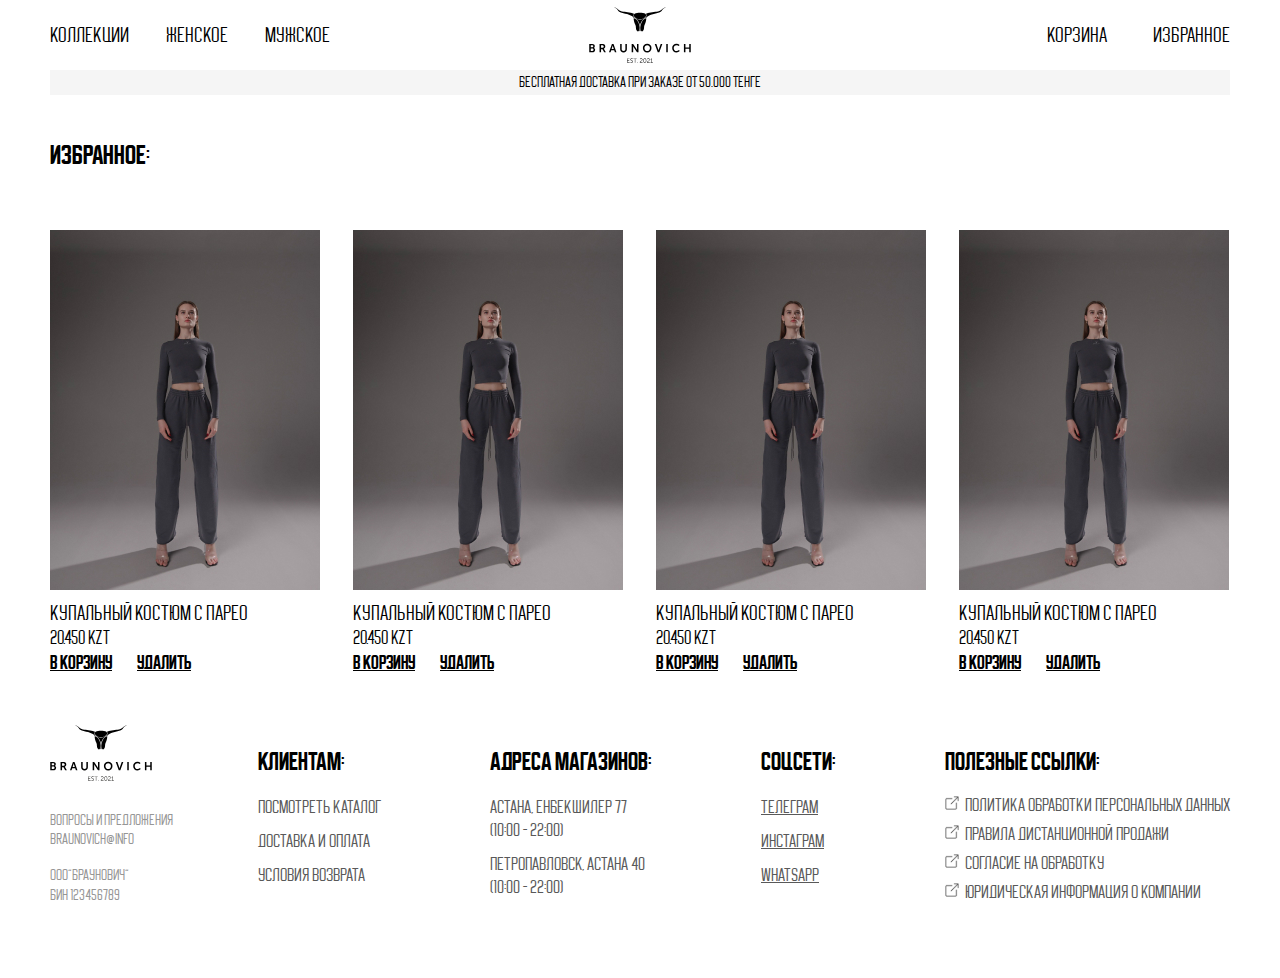
<file: favourites.html>
<!DOCTYPE html>
<html lang="en">

<head>
  <meta charset="UTF-8">
  <meta name="viewport" content="width=device-width, initial-scale=1.0">
  <link rel="stylesheet" href="./assets/css/style.css">
  <title>Document</title>
</head>

<body class="inner-page">
  <header class="header  ">
    <div class="header-wrapper ">
      <div class="header-wrapper-top">
        <div class="container">
          <nav class="nav-menu   main-menu-mobile">
            <!-- дублирована шапка для мобильного меню -->
            <div class="mobile-header-menu hidden-nav-menu-header">
              <div class="logo">
                <a href="#">
                  <!-- <img class="main-page-logo logo" src="./assets/images/svg/logo.svg" width="102" height="56" alt="logo"> -->
                  <img class="inner-page-logo logo" src="./assets/images/svg/logo-inner-page.svg" width="102"
                    height="56" alt="logo">
                </a>
              </div>
              <div class="inner-banner">
                <div class="container">
                  <div class="inner-banner__content">
                    Бесплатная доставка при заказе от 50.000 тенге
                  </div>
                </div>
              </div>
            </div>
            <ul>
              <li>
                <a href="#" onclick="return false;">КОЛЛЕКЦИИ</a>
                <div class="sub-menu">
                  <div class="sub-menu-wrapper ">
                    <ul>
                      <li><a href="#">braunovich classic</a></li>
                      <li><a href="#">braunovich base</a></li>
                      <li><a href="#">braunovich caracas</a></li>
                      <li><a href="#">braunovich sport</a></li>
                      <li><a href="#">braunovich caravan</a></li>
                      <li><a href="#">drop dusty</a></li>
                      <li><a href="#">braunovich swimsuit</a></li>
                    </ul>
                  </div>
                </div>
              </li>
              <li>
                <a href="#" onclick="return false;">ЖЕНСКОЕ</a>
                <div class="sub-menu">
                  <div class="sub-menu-wrapper">
                    <ul>
                      <li><a href="#">БОМБЕРЫ</a></li>
                      <li><a href="#">t-shirt base</a></li>
                      <li><a href="#">худи</a></li>
                      <li><a href="#">джоггеры</a></li>
                      <li><a href="#">свитшоты</a></li>
                      <li><a href="#">кроп-топы</a></li>
                      <li><a href="#">топы</a></li>
                      <li><a href="#">легги</a></li>
                      <li><a href="#">велосипедки</a></li>
                      <li><a href="#">шорты</a></li>
                      <li><a href="#">боксеры</a></li>
                      <li><a href="#">брюки палаццо</a></li>
                      <li><a href="#">эко-кожа</a></li>
                      <li><a href="#">платье-футболка</a></li>
                      <li><a href="#">платья</a></li>
                      <li><a href="#">юбки</a></li>
                      <li><a href="#">рубашки</a></li>
                      <li><a href="#">пиджаки</a></li>
                      <li><a href="#">кимоно</a></li>
                      <li><a href="#">нательное белье</a></li>
                      <li><a href="#">купальники</a></li>
                    </ul>
                  </div>
                </div>
              </li>
              <li>
                <a href="#" onclick="return false;">МУЖСКОЕ</a>
                <div class="sub-menu">
                  <div class="sub-menu-wrapper">
                    <ul>
                      <li><a href="#">БОМБЕРЫ</a></li>
                      <li><a href="#">t-shirt base</a></li>
                      <li><a href="#">худи</a></li>
                      <li><a href="#">джоггеры</a></li>
                      <li><a href="#">свитшоты</a></li>
                      <li><a href="#">шорты</a></li>
                      <li><a href="#">брюки палаццо</a></li>
                      <li><a href="#">рубашки</a></li>
                    </ul>
                  </div>
                </div>

              </li>
            </ul>
          </nav>
          <div class="logo">
            <a href="#">
              <!-- <img class="main-page-logo logo" src="./assets/images/svg/logo.svg" width="102" height="56" alt="logo"> -->
              <img class="inner-page-logo logo" src="./assets/images/svg/logo-inner-page.svg" width="102" height="56"
                alt="logo">

            </a>
          </div>
          <div class="additional-menu">
            <ul>
              <li>
                <a href="#">Корзина</a>
              </li>
              <li>
                <a href="#">Избранное</a>
              </li>
            </ul>
          </div>
        </div>
      </div>
      <div class="header-wrapper-bottom">
        <div class="container">
          <div class="header-button button">
            <a href="#">
              В каталог
            </a>
          </div>
          <div class="header-bottom-links">
            <div class="bottom-link-item">
              <a href="#">instagram</a>
            </div>
            <div class="bottom-link-item">
              <a href="#">клиентам</a>
            </div>
          </div>
        </div>
      </div>
      <div class="mobile-menu">
        <div class="container">
          <ul>
            <li>
              <a href="#" onclick="return false;">
                <div class="mobile-menu-image"><img width="21" height="21" src="./assets/images/svg/main-icon.svg"
                    alt=""></div>
                <span>Главная</span>
              </a>
            </li>
            <li>
              <a href="#" onclick="return false;" class="mobile-menu__catalog">
                <div class="mobile-menu-image"><img width="21" height="21" src="./assets/images/svg/catalog-icon.svg"
                    alt=""></div>
                <span>КАТАЛОГ</span>
              </a>
            </li>
            <li>
              <a href="#" onclick="return false;">
                <div class="mobile-menu-image"><img width="21" height="21" src="./assets/images/svg/basket-icon.svg"
                    alt=""></div>
                <span>КОРЗИНА</span>
              </a>
            </li>
            <li>
              <a href="#" onclick="return false;">
                <div class="mobile-menu-image"><img width="21" height="21" src="./assets/images/svg/favourites-icon.svg"
                    alt=""></div>
                <span>ИЗБРАННОЕ</span>
              </a>
            </li>
          </ul>
        </div>
      </div>
    </div>
  </header>

  <section class="inner-banner">
    <div class="container">
      <div class="inner-banner__content">
        Бесплатная доставка при заказе от 50.000 тенге
      </div>
    </div>
  </section>

  <section class="favorites">
    <div class="container">
      <h2 class="favorites-title title">ИЗБРАННОЕ:</h2>
      <div class="favorites-wrapper">
        <div class="card-item">
          <a href="\">
            <div class="card-item__image">
              <img src="./assets/images/card-image.jpg" alt="card image" width="270" height="360">
            </div>
            <div class="card-item__content">
              <div class="card-item__content-name">Купальный костюм с парео</div>
              <div class="card-item__content-price">20.450 <span class="currency">KZT</span></div>
            </div>
          </a>
          <div class="button-block">
            <div class="to-basket-btn"><a href="#">в корзину</a></div>
            <div class="delete-btn"><a href="#">удалить</a></div>
          </div>
        </div>
        <div class="card-item">
          <a href="\">
            <div class="card-item__image">
              <img src="./assets/images/card-image.jpg" alt="card image" width="270" height="360">
            </div>
            <div class="card-item__content">
              <div class="card-item__content-name">Купальный костюм с парео</div>
              <div class="card-item__content-price">20.450 <span class="currency">KZT</span></div>
            </div>
          </a>
          <div class="button-block">
            <div class="to-basket-btn"><a href="#">в корзину</a></div>
            <div class="delete-btn"><a href="#">удалить</a></div>
          </div>
        </div>
        <div class="card-item">
          <a href="\">
            <div class="card-item__image">
              <img src="./assets/images/card-image.jpg" alt="card image" width="270" height="360">
            </div>
            <div class="card-item__content">
              <div class="card-item__content-name">Купальный костюм с парео</div>
              <div class="card-item__content-price">20.450 <span class="currency">KZT</span></div>
            </div>
          </a>
          <div class="button-block">
            <div class="to-basket-btn"><a href="#">в корзину</a></div>
            <div class="delete-btn"><a href="#">удалить</a></div>
          </div>
        </div>
        <div class="card-item">
          <a href="\">
            <div class="card-item__image">
              <img src="./assets/images/card-image.jpg" alt="card image" width="270" height="360">
            </div>
            <div class="card-item__content">
              <div class="card-item__content-name">Купальный костюм с парео</div>
              <div class="card-item__content-price">20.450 <span class="currency">KZT</span></div>
            </div>
          </a>
          <div class="button-block">
            <div class="to-basket-btn"><a href="#">в корзину</a></div>
            <div class="delete-btn"><a href="#">удалить</a></div>
          </div>
        </div>
      </div>
    </div>
  </section>

  <footer class="footer">
    <div class="container">
      <div class="footer-wrapper">
        <div class="logo">
          <img src="./assets/images/svg/footer-logo.svg" alt="">
        </div>
        <div class="footer-contacts">
          <div class="footer-contacts__item">
            <span>Вопросы и предложения </span>
            <span>braunovich@info</span>
          </div>
          <div class="footer-contacts__item footer-requisits">
            <span>OOO”браунович”</span>
            <span>бин 123456789</span>
            <span>алина браунович</span>
          </div>
        </div>
        <div class="footer-menu-items">
          <div class="footer-menu__item to-clients">
            <div class="footer-menu__item-title ">Клиентам:</div>
            <div class="footer-menu__item-sub-menu-items">

              <div class="footer-menu__sub-menu-item"><a href="#">ПОСМОТРЕТЬ КАТАЛОГ</a></div>
              <div class="footer-menu__sub-menu-item"><a href="#">Доставка и оплата</a></div>
              <div class="footer-menu__sub-menu-item"><a href="#">Условия возврата</a></div>
            </div>
          </div>
          <div class="footer-menu__item market-adress">
            <div class="footer-menu__item-title">адреса магазинов:</div>
            <div class="footer-menu__item-sub-menu-items">
              <div class="footer-menu__sub-menu-item"><a href="#">Астана, Енбекшилер 77 <br /><span>(10:00 -
                    22:00)</span></a></div>
              <div class="footer-menu__sub-menu-item"><a href="#">Петропавловск, Астана 40 <br /><span>(10:00 -
                    22:00)</span></a></div>
            </div>
          </div>
          <div class="footer-menu__item soc-links">
            <div class="footer-menu__item-title ">Соцсети:</div>
            <div class="footer-menu__item-sub-menu-items">
              <div class="footer-menu__sub-menu-item"><a href="#">Телеграм</a></div>
              <div class="footer-menu__sub-menu-item"><a href="#">Инстаграм</a></div>
              <div class="footer-menu__sub-menu-item"><a href="#">WhatsApp</a></div>
            </div>
          </div>
          <div class="footer-menu__item useful-links">
            <div class="footer-menu__item-title ">полезные ссылки:</div>
            <div class="footer-menu__item-sub-menu-items">
              <div class="footer-menu__sub-menu-item"><a href="#"><img width="14" height="14"
                    src="./assets/images/svg/footer-useful-links.svg" alt=""><span>политика
                    обработки персональных
                    данных</span></a></div>
              <div class="footer-menu__sub-menu-item"><a href="#"><img width="14" height="14"
                    src="./assets/images/svg/footer-useful-links.svg" alt=""><span>правила
                    дистанционной
                    продажи</span></a></div>
              <div class="footer-menu__sub-menu-item"><a href="#"><img width="14" height="14"
                    src="./assets/images/svg/footer-useful-links.svg" alt=""><span>согласие на
                    обработку</span></a>
              </div>
              <div class="footer-menu__sub-menu-item"><a href="#"><img width="14" height="14"
                    src="./assets/images/svg/footer-useful-links.svg" alt=""><span>юридическая
                    информация о
                    компании</span></a></div>
            </div>
          </div>
        </div>
      </div>
    </div>
  </footer>
  <script src="./assets/js/main.js"></script>
</body>

</html>
</file>
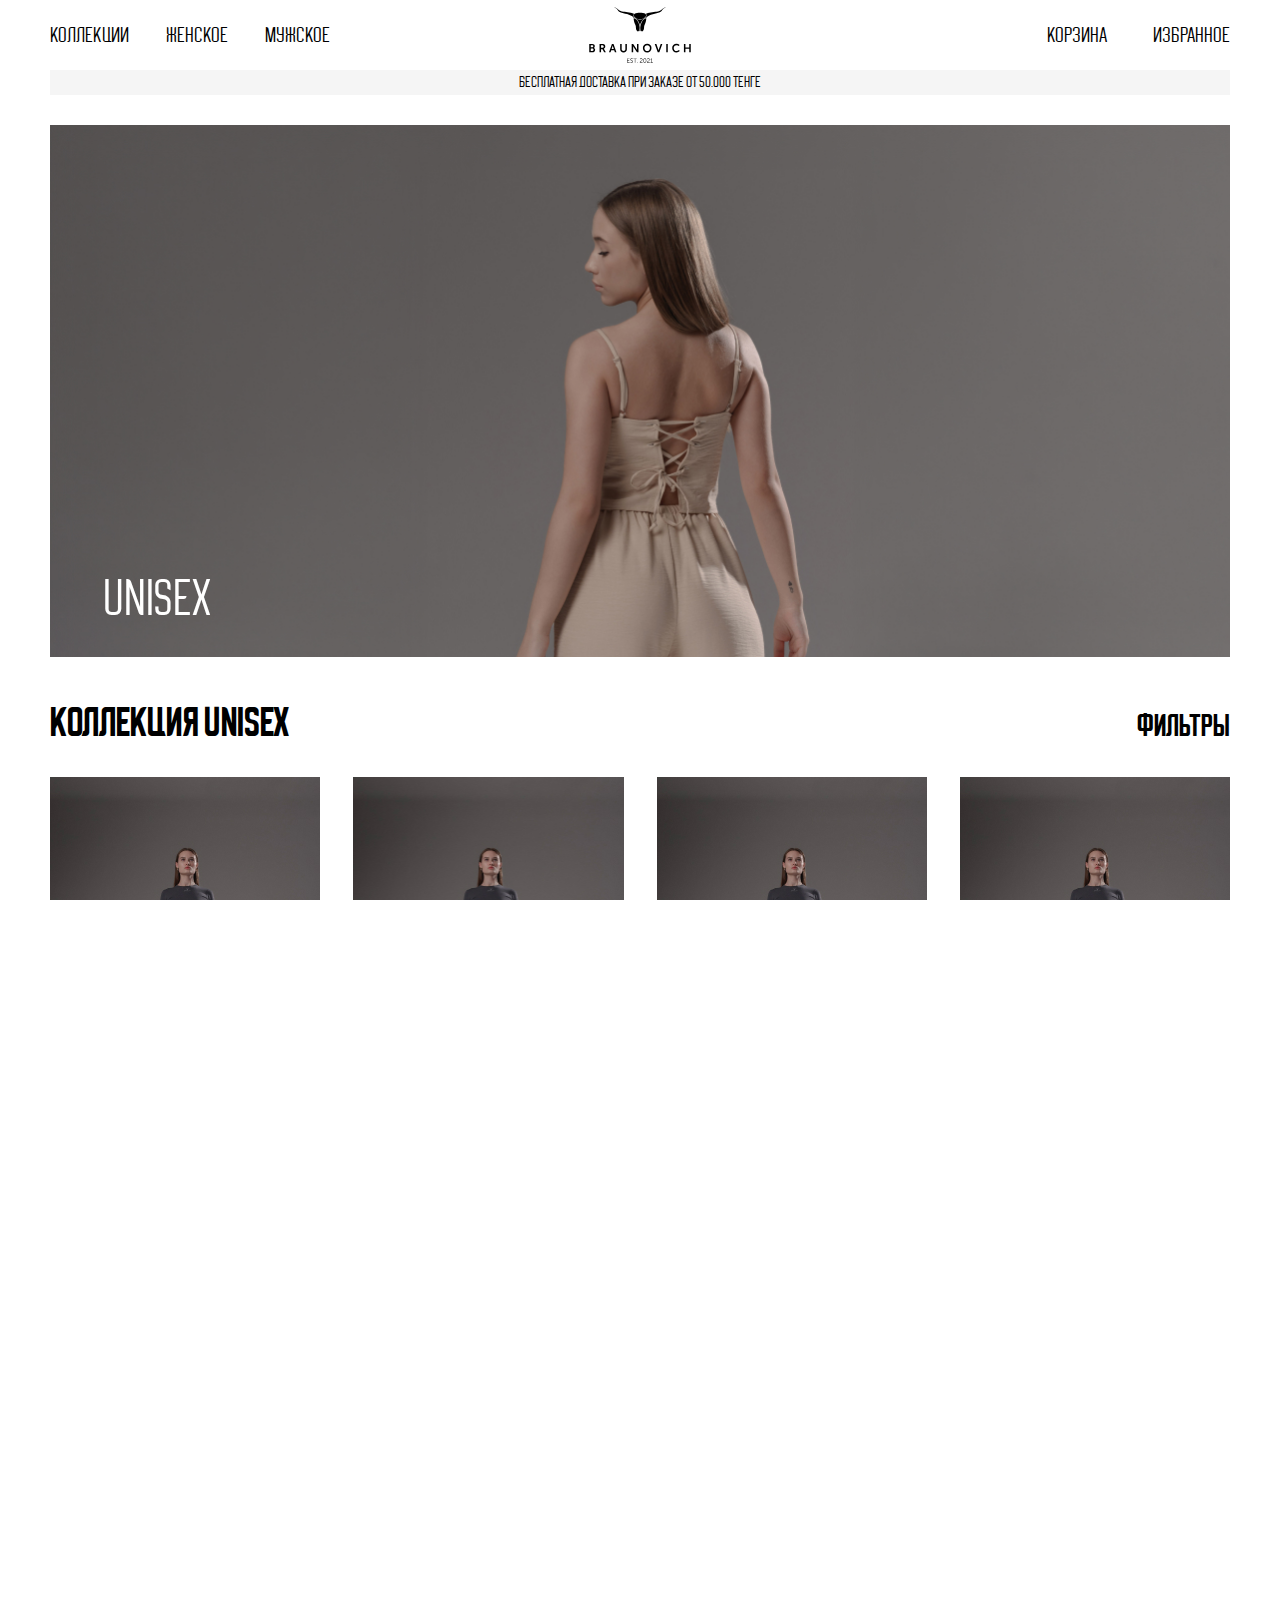
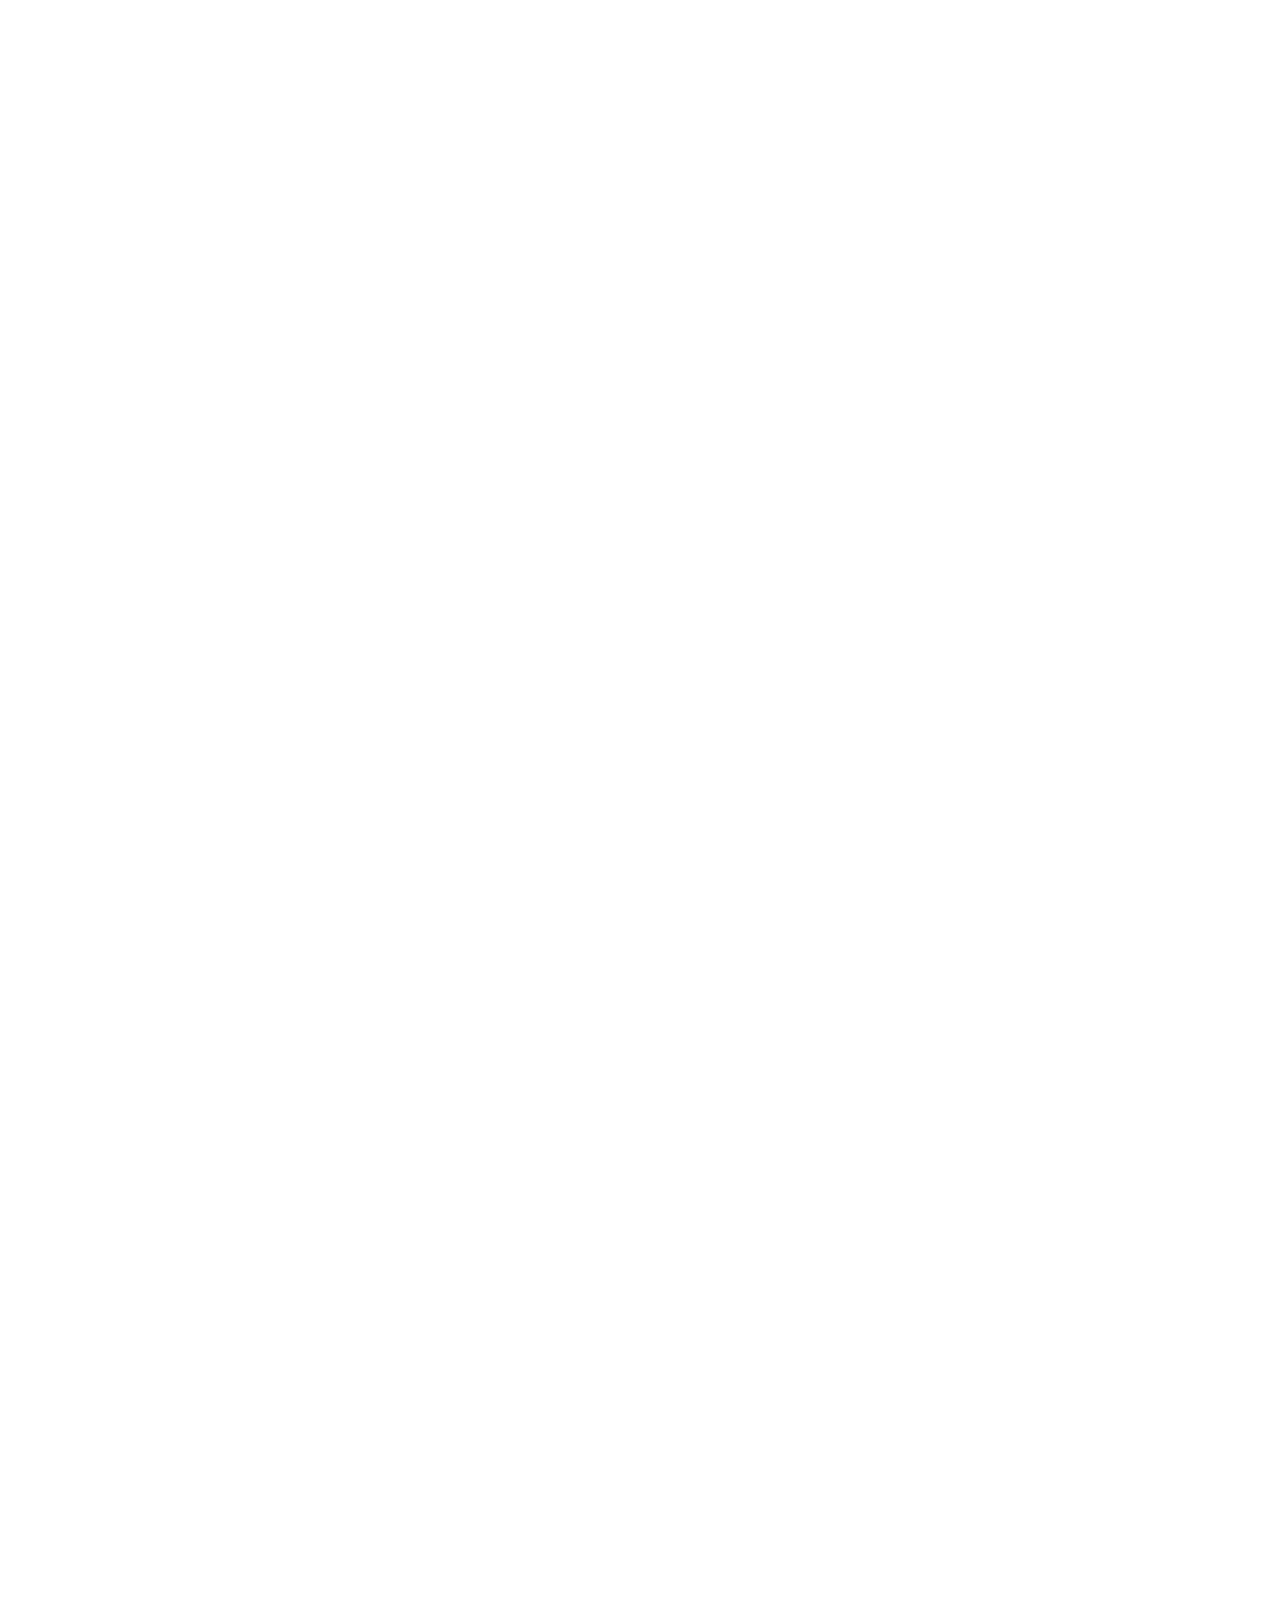
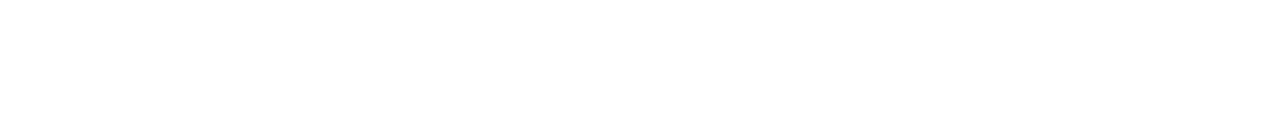
<file: inner-page.html>
<!DOCTYPE html>
<html lang="en">

<head>
  <meta charset="UTF-8">
  <meta name="viewport" content="width=device-width, initial-scale=1.0">
  <link rel="stylesheet" href="./assets/css/style.css">
  <title>Document</title>
</head>

<body class="inner-page">
  <header class="header  ">
    <div class="header-wrapper ">
      <div class="header-wrapper-top">
        <div class="container">
          <nav class="nav-menu   main-menu-mobile">
            <!-- дублирована шапка для мобильного меню -->

            <div class="mobile-header-menu hidden-nav-menu-header">
              <div class="logo">
                <a href="#">
                  <!-- <img class="main-page-logo logo" src="./assets/images/svg/logo.svg" width="102" height="56" alt="logo"> -->
                  <img class="inner-page-logo logo" src="./assets/images/svg/logo-inner-page.svg" width="102" height="56" alt="logo">
                </a>
              </div>
              <div class="inner-banner">
                <div class="container">
                  <div class="inner-banner__content">
                    Бесплатная доставка при заказе от 50.000 тенге
                  </div>
                </div>
              </div>
            </div>
            <ul>
              <li>
                <a href="#" onclick="return false;">КОЛЛЕКЦИИ</a>
                <div class="sub-menu">
                  <div class="sub-menu-wrapper ">
                    <ul>
                      <li><a href="#">braunovich classic</a></li>
                      <li><a href="#">braunovich base</a></li>
                      <li><a href="#">braunovich caracas</a></li>
                      <li><a href="#">braunovich sport</a></li>
                      <li><a href="#">braunovich caravan</a></li>
                      <li><a href="#">drop dusty</a></li>
                      <li><a href="#">braunovich swimsuit</a></li>
                    </ul>
                  </div>
                </div>
              </li>
              <li>
                <a href="#" onclick="return false;">ЖЕНСКОЕ</a>
                <div class="sub-menu">
                  <div class="sub-menu-wrapper">
                    <ul>
                      <li><a href="#">БОМБЕРЫ</a></li>
                      <li><a href="#">t-shirt base</a></li>
                      <li><a href="#">худи</a></li>
                      <li><a href="#">джоггеры</a></li>
                      <li><a href="#">свитшоты</a></li>
                      <li><a href="#">кроп-топы</a></li>
                      <li><a href="#">топы</a></li>
                      <li><a href="#">легги</a></li>
                      <li><a href="#">велосипедки</a></li>
                      <li><a href="#">шорты</a></li>
                      <li><a href="#">боксеры</a></li>
                      <li><a href="#">брюки палаццо</a></li>
                      <li><a href="#">эко-кожа</a></li>
                      <li><a href="#">платье-футболка</a></li>
                      <li><a href="#">платья</a></li>
                      <li><a href="#">юбки</a></li>
                      <li><a href="#">рубашки</a></li>
                      <li><a href="#">пиджаки</a></li>
                      <li><a href="#">кимоно</a></li>
                      <li><a href="#">нательное белье</a></li>
                      <li><a href="#">купальники</a></li>
                    </ul>
                  </div>
                </div>
              </li>
              <li>
                <a href="#" onclick="return false;">МУЖСКОЕ</a>
                <div class="sub-menu">
                  <div class="sub-menu-wrapper">
                    <ul>
                      <li><a href="#">БОМБЕРЫ</a></li>
                      <li><a href="#">t-shirt base</a></li>
                      <li><a href="#">худи</a></li>
                      <li><a href="#">джоггеры</a></li>
                      <li><a href="#">свитшоты</a></li>
                      <li><a href="#">шорты</a></li>
                      <li><a href="#">брюки палаццо</a></li>
                      <li><a href="#">рубашки</a></li>
                    </ul>
                  </div>
                </div>

              </li>
            </ul>
          </nav>
          <div class="logo">
            <a href="#">
              <!-- <img class="main-page-logo logo" src="./assets/images/svg/logo.svg" width="102" height="56" alt="logo"> -->
              <img class="inner-page-logo logo" src="./assets/images/svg/logo-inner-page.svg" width="102" height="56"
                alt="logo">

            </a>
          </div>
          <div class="additional-menu">
            <ul>
              <li>
                <a href="#">Корзина</a>
              </li>
              <li>
                <a href="#">Избранное</a>
              </li>
            </ul>
          </div>
        </div>
      </div>
      <div class="header-wrapper-bottom">
        <div class="container">
          <div class="header-button button">
            <a href="#">
              В каталог
            </a>
          </div>
          <div class="header-bottom-links">
            <div class="bottom-link-item">
              <a href="#">instagram</a>
            </div>
            <div class="bottom-link-item">
              <a href="#">клиентам</a>
            </div>
          </div>
        </div>
      </div>
      <div class="mobile-menu">
        <div class="container">
          <ul>
            <li>
              <a href="#" onclick="return false;">
                <div class="mobile-menu-image"><img width="21" height="21" src="./assets/images/svg/main-icon.svg" alt=""></div>
                <span>Главная</span>
              </a>
            </li>
            <li>
              <a href="#" onclick="return false;" class="mobile-menu__catalog">
                <div class="mobile-menu-image"><img width="21" height="21" src="./assets/images/svg/catalog-icon.svg" alt=""></div>
                <span>КАТАЛОГ</span>
              </a>
            </li>
            <li>
              <a href="#" onclick="return false;">
                <div class="mobile-menu-image"><img width="21" height="21" src="./assets/images/svg/basket-icon.svg" alt=""></div>
                <span>КОРЗИНА</span>
              </a>
            </li>
            <li>
              <a href="#" onclick="return false;">
                <div class="mobile-menu-image"><img width="21" height="21" src="./assets/images/svg/favourites-icon.svg" alt=""></div>
                <span>ИЗБРАННОЕ</span>
              </a>
            </li>
          </ul>
        </div>
      </div>
    </div>
  </header>
  <section class="inner-banner">
    <div class="container">
      <div class="inner-banner__content">
        Бесплатная доставка при заказе от 50.000 тенге
      </div>
    </div>
  </section>
  <section class="big-banner">
    <div class="container">
      <div class="big-banner-wrapper">
        <div class="big-banner-image">
          <img class="hidden-mobile" src="./assets/images/big-banner.jpg" width="1180" height="533" alt="">
          <img class="visible-mobile" src="./assets/images/big-banner-mob.jpg" width="334" height="459" alt="">
        </div>
        <div class="big-banner-content">
          <a href="#" class="big-banner-link">
            unisex
          </a>
        </div>
      </div>
    </div>
  </section>
  <section class="collection-gallery section-paddings">
    <div class="container">
      <div class="collection-gallery-wrapper">
        <div class="collection-gallery-top">
          <h2 class="collection-gallery-title title">
            КОЛЛЕКЦИЯ unisex
          </h2>
          <div class="collection-gallery-filter">
            фильтры
          </div>
          <div class="collection-gallery-filter__menu">
            <div class="filter__menu-wrapper">
              <div class="filter__menu-close">
                <img src="./assets/images/svg/filter-menu-close.svg" alt="">
              </div>
              <div class="filter__menu-content">
                <div class="filter__menu-top">
                  <div class="filter__menu-settings">
                    <div class="filter__menu-settings-reset">
                      <a href="#"onclick="return false;">СБРОСИТЬ</a>
                    </div>
                    <div>
                      <a href="#" onclick="return false;">применить</a>
                    </div>
                  </div>
                  <div class="filter__menu-category-title">
                    <a href="#" onclick="return false;">КАТЕГОРИИ</a>
                  </div>
                </div>
                <div class="filter-menu-middle">
                  <div class="filter__menu-category-items">
                    <div class="filter__menu-category-item menu-category-item__collections ">
                      <div class="item-collection menu-item">
                        <a href="#" onclick="return false;">КОЛЛЕКЦИЯ 1</a>
                      </div>
                      <div class="item-collection menu-item">
                        <a href="#" onclick="return false;">КОЛЛЕКЦИЯ 2</a>
                      </div>
                      <div class="item-collection menu-item">
                        <a href="#" onclick="return false;">КОЛЛЕКЦИЯ 3</a>
                      </div>
                    </div>
                    <div class="filter__menu-category-item menu-category-item__garment ">
                      <div class="item__garment-type menu-item">
                        <a href="#" onclick="return false;">ВЕРХНЯЯ ОДЕЖДА</a>
                      </div>
                      <div class="item__garment-type menu-item">
                        <a href="#" onclick="return false;">РУБАШКИ</a>
                      </div>
                      <div class="item__garment-type menu-item">
                        <a href="#" onclick="return false;">БРЮКИ</a>
                      </div>
                      <div class="item__garment-type menu-item">
                        <a href="#" onclick="return false;">ЮБКИ</a>
                      </div>
                      <div class="item__garment-type menu-item">
                        <a href="#" onclick="return false;">СВИТЕРА</a>
                      </div>
                      <div class="item__garment-type menu-item">
                        <a href="#" onclick="return false;">ЛЕГГИНСЫ</a>
                      </div>
                      <div class="item__garment-type menu-item">
                        <a href="#" onclick="return false;">НИЖНЕЕ БЕЛЬЕ</a>
                      </div>
                    </div>
                  </div>
                </div>
                <div class="filter__menu-sizes-title ">
                  <a href="#">РАЗМЕРЫ</a>
                </div>
                <div class="filter__menu-sizes-items">
                  <label class="menu-sizes-item">
                    <input class="menu-sizes-item__input" type="checkbox" name="XS" id="XS" value="XS">
                    XS
                  </label>
                  <label class="menu-sizes-item">
                    <input class="menu-sizes-item__input" type="checkbox" name="S" id="S" value="S">
                    S
                  </label>
                  <label class="menu-sizes-item">
                    <input class="menu-sizes-item__input" type="checkbox" name="L" id="L" value="L">
                    L
                  </label>
                  <label class="menu-sizes-item">
                    <input class="menu-sizes-item__input" type="checkbox" name="M" id="M" value="M">
                    M
                  </label>
                  <label class="menu-sizes-item">
                    <input class="menu-sizes-item__input" type="checkbox" name="XL" id="XL" value="XL">
                    XL
                  </label>
                </div>
              </div>
            </div>
          </div>

        </div>
        <div class="collection-gallery__card-items card-items">
          <div class="card-item">
            <a href="\">
              <div class="card-item__image">
                <img src="./assets/images/card-image.jpg" alt="card image" width="270" height="360">
              </div>
              <div class="card-item__content">
                <div class="card-item__content-name">Купальный костюм с парео</div>
                <div class="card-item__content-price">20.450 <span class="currency">KZT</span></div>
              </div>
            </a>
          </div>
          <div class="card-item">
            <a href="\">
              <div class="card-item__image">
                <img src="./assets/images/card-image.jpg" alt="card image" width="270" height="360">
              </div>
              <div class="card-item__content">
                <div class="card-item__content-name">Купальный костюм с парео</div>
                <div class="card-item__content-price">20.450 <span class="currency">KZT</span></div>
              </div>
            </a>
          </div>
          <div class="card-item">
            <a href="\">
              <div class="card-item__image">
                <img src="./assets/images/card-image.jpg" alt="card image" width="270" height="360">
              </div>
              <div class="card-item__content">
                <div class="card-item__content-name">Купальный костюм с парео</div>
                <div class="card-item__content-price">20.450 <span class="currency">KZT</span></div>
              </div>
            </a>
          </div>
          <div class="card-item">
            <a href="\">
              <div class="card-item__image">
                <img src="./assets/images/card-image.jpg" alt="card image" width="270" height="360">
              </div>
              <div class="card-item__content">
                <div class="card-item__content-name">Купальный костюм с парео</div>
                <div class="card-item__content-price">20.450 <span class="currency">KZT</span></div>
              </div>
            </a>
          </div>
          <div class="card-item">
            <a href="\">
              <div class="card-item__image">
                <img src="./assets/images/card-image.jpg" alt="card image" width="270" height="360">
              </div>
              <div class="card-item__content">
                <div class="card-item__content-name">Купальный костюм с парео</div>
                <div class="card-item__content-price">20.450 <span class="currency">KZT</span></div>
              </div>
            </a>
          </div>
          <div class="card-item">
            <a href="\">
              <div class="card-item__image">
                <img src="./assets/images/card-image.jpg" alt="card image" width="270" height="360">
              </div>
              <div class="card-item__content">
                <div class="card-item__content-name">Купальный костюм с парео</div>
                <div class="card-item__content-price">20.450 <span class="currency">KZT</span></div>
              </div>
            </a>
          </div>
          <div class="card-item">
            <a href="\">
              <div class="card-item__image">
                <img src="./assets/images/card-image.jpg" alt="card image" width="270" height="360">
              </div>
              <div class="card-item__content">
                <div class="card-item__content-name">Купальный костюм с парео</div>
                <div class="card-item__content-price">20.450 <span class="currency">KZT</span></div>
              </div>
            </a>
          </div>
          <div class="card-item">
            <a href="\">
              <div class="card-item__image">
                <img src="./assets/images/card-image.jpg" alt="card image" width="270" height="360">
              </div>
              <div class="card-item__content">
                <div class="card-item__content-name">Купальный костюм с парео</div>
                <div class="card-item__content-price">20.450 <span class="currency">KZT</span></div>
              </div>
            </a>
          </div>
          <div class="card-item">
            <a href="\">
              <div class="card-item__image">
                <img src="./assets/images/card-image.jpg" alt="card image" width="270" height="360">
              </div>
              <div class="card-item__content">
                <div class="card-item__content-name">Купальный костюм с парео</div>
                <div class="card-item__content-price">20.450 <span class="currency">KZT</span></div>
              </div>
            </a>
          </div>
          <div class="card-item">
            <a href="\">
              <div class="card-item__image">
                <img src="./assets/images/card-image.jpg" alt="card image" width="270" height="360">
              </div>
              <div class="card-item__content">
                <div class="card-item__content-name">Купальный костюм с парео</div>
                <div class="card-item__content-price">20.450 <span class="currency">KZT</span></div>
              </div>
            </a>
          </div>
          <div class="card-item">
            <a href="\">
              <div class="card-item__image">
                <img src="./assets/images/card-image.jpg" alt="card image" width="270" height="360">
              </div>
              <div class="card-item__content">
                <div class="card-item__content-name">Купальный костюм с парео</div>
                <div class="card-item__content-price">20.450 <span class="currency">KZT</span></div>
              </div>
            </a>
          </div>
          <div class="card-item">
            <a href="\">
              <div class="card-item__image">
                <img src="./assets/images/card-image.jpg" alt="card image" width="270" height="360">
              </div>
              <div class="card-item__content">
                <div class="card-item__content-name">Купальный костюм с парео</div>
                <div class="card-item__content-price">20.450 <span class="currency">KZT</span></div>
              </div>
            </a>
          </div>
          <div class="card-item">
            <a href="\">
              <div class="card-item__image">
                <img src="./assets/images/card-image.jpg" alt="card image" width="270" height="360">
              </div>
              <div class="card-item__content">
                <div class="card-item__content-name">Купальный костюм с парео</div>
                <div class="card-item__content-price">20.450 <span class="currency">KZT</span></div>
              </div>
            </a>
          </div>
          <div class="card-item">
            <a href="\">
              <div class="card-item__image">
                <img src="./assets/images/card-image.jpg" alt="card image" width="270" height="360">
              </div>
              <div class="card-item__content">
                <div class="card-item__content-name">Купальный костюм с парео</div>
                <div class="card-item__content-price">20.450 <span class="currency">KZT</span></div>
              </div>
            </a>
          </div>
          <div class="card-item middle-card">
            <a href="\">
              <div class="card-item__image">
                <img src="./assets/images/gallery-middle-card.jpg" alt="card image" width="573" height="360">
              </div>
              <div class="card-item__content">
                <div class="card-item__content-name">Купальный костюм с парео</div>
                <div class="card-item__content-price">20.450 <span class="currency">KZT</span></div>
              </div>
            </a>
          </div>
          <div class="card-item bottom-card">
            <a href="\">
              <div class="card-item__image">
                <img src="./assets/images/gallery-bottom-card.jpg" alt="card image" width="573" height="360">
              </div>
              <div class="card-item__content">
                <div class="card-item__content-name">Купальный костюм с парео</div>
                <div class="card-item__content-price">20.450 <span class="currency">KZT</span></div>
              </div>
            </a>
          </div>
        </div>
      </div>
    </div>
  </section>
  <footer class="footer">
    <div class="container">
      <div class="footer-wrapper">
        <div class="logo">
          <img src="./assets/images/svg/footer-logo.svg" alt="">
        </div>
        <div class="footer-contacts">
          <div class="footer-contacts__item">
            <span>Вопросы и предложения </span>
            <span>braunovich@info</span>
          </div>
          <div class="footer-contacts__item footer-requisits">
            <span>OOO”браунович”</span>
            <span>бин 123456789</span>
            <span>алина браунович</span>
          </div>
        </div>
        <div class="footer-menu-items">
          <div class="footer-menu__item to-clients">
            <div class="footer-menu__item-title">Клиентам:</div>
            <div class="footer-menu__item-sub-menu-items">

              <div class="footer-menu__sub-menu-item"><a href="#">ПОСМОТРЕТЬ КАТАЛОГ</a></div>
              <div class="footer-menu__sub-menu-item"><a href="#">Доставка и оплата</a></div>
              <div class="footer-menu__sub-menu-item"><a href="#">Условия возврата</a></div>
            </div>
          </div>
          <div class="footer-menu__item market-adress">
            <div class="footer-menu__item-title">адреса магазинов:</div>
            <div class="footer-menu__item-sub-menu-items">
              <div class="footer-menu__sub-menu-item"><a href="#">Астана, Енбекшилер 77 <br/><span>(10:00 -
                    22:00)</span></a></div>
              <div class="footer-menu__sub-menu-item"><a href="#">Петропавловск, Астана 40 <br/><span>(10:00 -
                    22:00)</span></a></div>
            </div>
          </div>
          <div class="footer-menu__item soc-links">
            <div class="footer-menu__item-title ">Соцсети:</div>
            <div class="footer-menu__item-sub-menu-items">
              <div class="footer-menu__sub-menu-item"><a href="#">Телеграм</a></div>
              <div class="footer-menu__sub-menu-item"><a href="#">Инстаграм</a></div>
              <div class="footer-menu__sub-menu-item"><a href="#">WhatsApp</a></div>
            </div>
          </div>
          <div class="footer-menu__item useful-links">
            <div class="footer-menu__item-title ">полезные ссылки:</div>
            <div class="footer-menu__item-sub-menu-items">
              <div class="footer-menu__sub-menu-item"><a href="#"><img width="14" height="14"
                    src="./assets/images/svg/footer-useful-links.svg" alt=""><span>политика
                    обработки персональных
                    данных</span></a></div>
              <div class="footer-menu__sub-menu-item"><a href="#"><img width="14" height="14"
                    src="./assets/images/svg/footer-useful-links.svg" alt=""><span>правила
                    дистанционной
                    продажи</span></a></div>
              <div class="footer-menu__sub-menu-item"><a href="#"><img width="14" height="14"
                    src="./assets/images/svg/footer-useful-links.svg" alt=""><span>согласие на
                    обработку</span></a>
              </div>
              <div class="footer-menu__sub-menu-item"><a href="#"><img width="14" height="14"
                    src="./assets/images/svg/footer-useful-links.svg" alt=""><span>юридическая
                    информация о
                    компании</span></a></div>
            </div>
          </div>
        </div>
      </div>
    </div>
  </footer>
  <script src="./assets/js/main.js"></script>
</body>

</html>
</file>
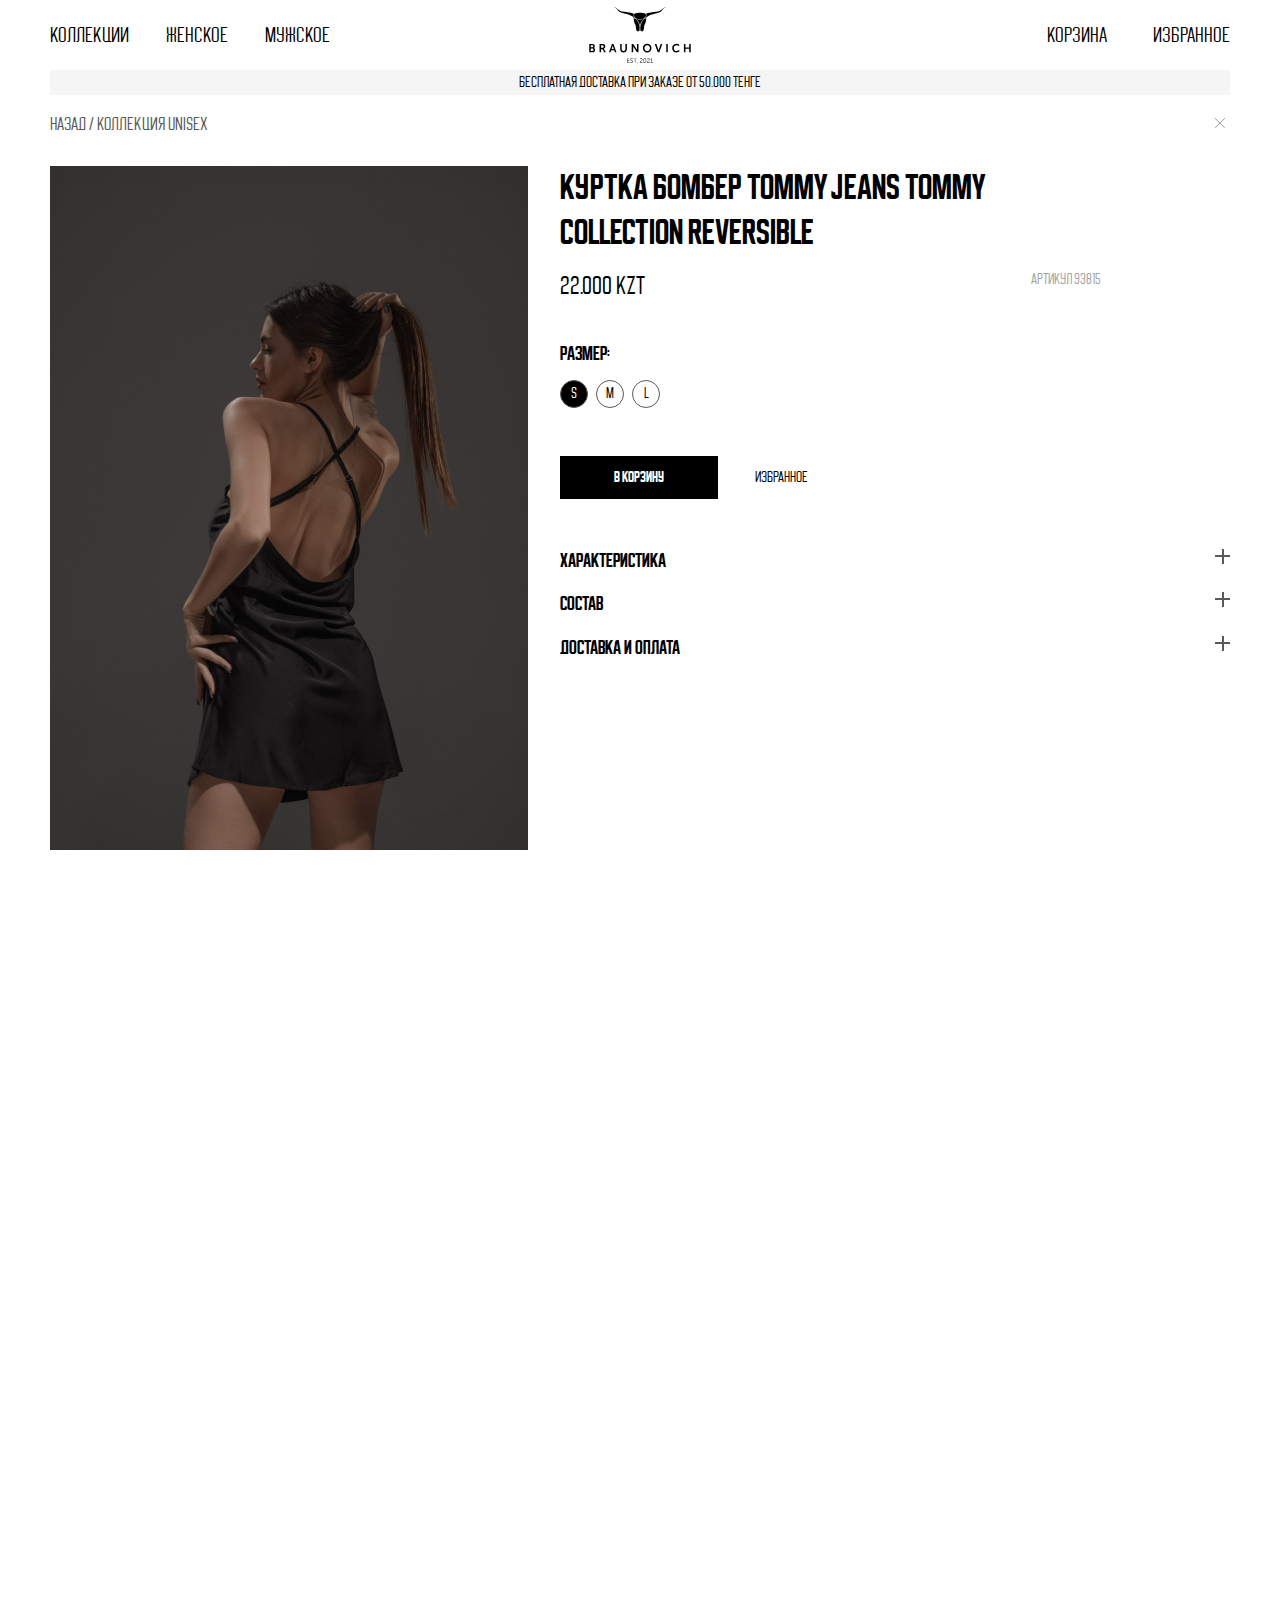
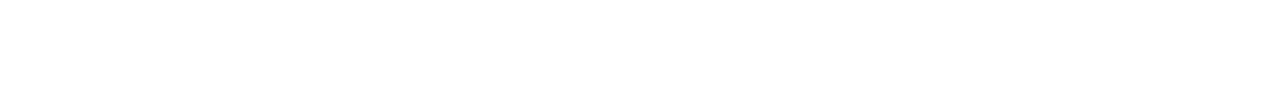
<file: product-card.html>
<!DOCTYPE html>
<html lang="en">

<head>
  <meta charset="UTF-8">
  <meta name="viewport" content="width=device-width, initial-scale=1.0">
  <link rel="stylesheet" href="./assets/css/style.css">
  <title>Document</title>
</head>

<body class="inner-page">
  <header class="header  ">
    <div class="header-wrapper ">
      <div class="header-wrapper-top">
        <div class="container">
          <nav class="nav-menu   main-menu-mobile">
            <!-- дублирована шапка для мобильного меню -->
            <div class="mobile-header-menu hidden-nav-menu-header">
              <div class="logo">
                <a href="#">
                  <!-- <img class="main-page-logo logo" src="./assets/images/svg/logo.svg" width="102" height="56" alt="logo"> -->
                  <img class="inner-page-logo logo" src="./assets/images/svg/logo-inner-page.svg" width="102" height="56" alt="logo">
                </a>
              </div>
              <div class="inner-banner">
                <div class="container">
                  <div class="inner-banner__content">
                    Бесплатная доставка при заказе от 50.000 тенге
                  </div>
                </div>
              </div>
            </div>
            <ul>
              <li>
                <a href="#" onclick="return false;">КОЛЛЕКЦИИ</a>
                <div class="sub-menu">
                  <div class="sub-menu-wrapper ">
                    <ul>
                      <li><a href="#">braunovich classic</a></li>
                      <li><a href="#">braunovich base</a></li>
                      <li><a href="#">braunovich caracas</a></li>
                      <li><a href="#">braunovich sport</a></li>
                      <li><a href="#">braunovich caravan</a></li>
                      <li><a href="#">drop dusty</a></li>
                      <li><a href="#">braunovich swimsuit</a></li>
                    </ul>
                  </div>
                </div>
              </li>
              <li>
                <a href="#" onclick="return false;">ЖЕНСКОЕ</a>
                <div class="sub-menu">
                  <div class="sub-menu-wrapper">
                    <ul>
                      <li><a href="#">БОМБЕРЫ</a></li>
                      <li><a href="#">t-shirt base</a></li>
                      <li><a href="#">худи</a></li>
                      <li><a href="#">джоггеры</a></li>
                      <li><a href="#">свитшоты</a></li>
                      <li><a href="#">кроп-топы</a></li>
                      <li><a href="#">топы</a></li>
                      <li><a href="#">легги</a></li>
                      <li><a href="#">велосипедки</a></li>
                      <li><a href="#">шорты</a></li>
                      <li><a href="#">боксеры</a></li>
                      <li><a href="#">брюки палаццо</a></li>
                      <li><a href="#">эко-кожа</a></li>
                      <li><a href="#">платье-футболка</a></li>
                      <li><a href="#">платья</a></li>
                      <li><a href="#">юбки</a></li>
                      <li><a href="#">рубашки</a></li>
                      <li><a href="#">пиджаки</a></li>
                      <li><a href="#">кимоно</a></li>
                      <li><a href="#">нательное белье</a></li>
                      <li><a href="#">купальники</a></li>
                    </ul>
                  </div>
                </div>
              </li>
              <li>
                <a href="#" onclick="return false;">МУЖСКОЕ</a>
                <div class="sub-menu">
                  <div class="sub-menu-wrapper">
                    <ul>
                      <li><a href="#">БОМБЕРЫ</a></li>
                      <li><a href="#">t-shirt base</a></li>
                      <li><a href="#">худи</a></li>
                      <li><a href="#">джоггеры</a></li>
                      <li><a href="#">свитшоты</a></li>
                      <li><a href="#">шорты</a></li>
                      <li><a href="#">брюки палаццо</a></li>
                      <li><a href="#">рубашки</a></li>
                    </ul>
                  </div>
                </div>

              </li>
            </ul>
          </nav>
          <div class="logo">
            <a href="#">
              <!-- <img class="main-page-logo logo" src="./assets/images/svg/logo.svg" width="102" height="56" alt="logo"> -->
              <img class="inner-page-logo logo" src="./assets/images/svg/logo-inner-page.svg" width="102" height="56"
                alt="logo">

            </a>
          </div>
          <div class="additional-menu">
            <ul>
              <li>
                <a href="#">Корзина</a>
              </li>
              <li>
                <a href="#">Избранное</a>
              </li>
            </ul>
          </div>
        </div>
      </div>
      <div class="header-wrapper-bottom">
        <div class="container">
          <div class="header-button button">
            <a href="#">
              В каталог
            </a>
          </div>
          <div class="header-bottom-links">
            <div class="bottom-link-item">
              <a href="#">instagram</a>
            </div>
            <div class="bottom-link-item">
              <a href="#">клиентам</a>
            </div>
          </div>
        </div>
      </div>
      <div class="mobile-menu">
        <div class="container">
          <ul>
            <li>
              <a href="#" onclick="return false;">
                <div class="mobile-menu-image"><img width="21" height="21" src="./assets/images/svg/main-icon.svg" alt=""></div>
                <span>Главная</span>
              </a>
            </li>
            <li>
              <a href="#" onclick="return false;" class="mobile-menu__catalog">
                <div class="mobile-menu-image"><img width="21" height="21" src="./assets/images/svg/catalog-icon.svg" alt=""></div>
                <span>КАТАЛОГ</span>
              </a>
            </li>
            <li>
              <a href="#" onclick="return false;">
                <div class="mobile-menu-image"><img width="21" height="21" src="./assets/images/svg/basket-icon.svg" alt=""></div>
                <span>КОРЗИНА</span>
              </a>
            </li>
            <li>
              <a href="#" onclick="return false;">
                <div class="mobile-menu-image"><img width="21" height="21" src="./assets/images/svg/favourites-icon.svg" alt=""></div>
                <span>ИЗБРАННОЕ</span>
              </a>
            </li>
          </ul>
        </div>
      </div>
    </div>
  </header>
  <section class="inner-banner">
    <div class="container">
      <div class="inner-banner__content">
        Бесплатная доставка при заказе от 50.000 тенге
      </div>
    </div>
  </section>
  <section class="product-card">
    <div class="container">
      <div class="product-card-top">
        <div class="bread-crumbs">
          <a href="/">НАЗАД</a><span>&nbsp;/&nbsp;</span><a href="\">КОЛЛЕКЦИЯ unisex</a>
        </div>
        <div class="product-card-close-btn">
          <img src="./assets/images/svg/product-card-close-btn.svg" alt="">
        </div>
      </div>
      <div class="product-card-wrapper">
        <div class="product-card-image">
          <img src="./assets/images/product-card-image.jpg" alt="">
        </div>
        <div class="product-card-content">
          <h2 class="product-card-title title">КУРТКА БОМБЕР TOMMY JEANS TOMMY <br/><span>COLLECTION REVERSIBLE</span></h2>
          <div class="product-card-requizits">
            <div class="product-card-requizits__price">
              <span class="price-cost">22.000</span>&nbsp;<span class="currency">kzt</span>
            </div>
            <div class="product-card-requizits__article">
              <span class="article-annotation">артикул</span>&nbsp;<span class="article-number">93815</span>
            </div>
          </div>
          <div class="product-card-size">
            <h3 class="product-card-size-title">Размер:</h3>
            <div class="product-card-size-types">
              <label class="product-card-size-type">
                <input class="product-card-size-type__input" type="radio" name="size-type" checked>
                s
              </label>
              <label class="product-card-size-type">
                <input class="product-card-size-type__input" type="radio" name="size-type">
                m
              </label>
              <label class="product-card-size-type">
                <input class="product-card-size-type__input" type="radio" name="size-type">
                l
              </label>
            </div>
          </div>
          <div class="product-card-size-buttons">
            <div class="product-card-size-buttons__button button">
              <a href="#">
                В корзину
              </a>
            </div>
            <div class="product-card-size-buttons__link">
              <a href="#">
                Избранное
              </a>
            </div>
          </div>
          <div class="product-card-size-accordion">
            <div class="product-card-size-accordion__item">
              <div class="product-card-size-accordion__top">
                <div class="product-card-size-accordion__top-name">Характеристика</div>
                <div class="product-card-size-accordion__cross">
                  <span class="product-card-size-accordion__crossline "></span>
                </div>
              </div>
              <div class="product-card-size-accordion__description hidden-description">
                <div>Одержимость каждой деталью. Минималистичный, строгий, продуманный дизайн переосмыслен в силуэтах с учетом гендерных факторов. Куртка-бомбер свободного кроя выполнена из прочной ткани на цельной подкладке.</div>
              </div>
            </div>
            <div class="product-card-size-accordion__item">
              <div class="product-card-size-accordion__top">
                <div class="product-card-size-accordion__top-name">Состав</div>
                <div class="product-card-size-accordion__cross">
                  <span class="product-card-size-accordion__crossline "></span>
                </div>
              </div>
              <div class="product-card-size-accordion__description hidden-description">
                <div>Одержимость каждой деталью. Минималистичный, строгий, продуманный дизайн переосмыслен в силуэтах с учетом гендерных факторов. Куртка-бомбер свободного кроя выполнена из прочной ткани на цельной подкладке.</div>
              </div>
            </div>
            <div class="product-card-size-accordion__item">
              <div class="product-card-size-accordion__top">
                <div class="product-card-size-accordion__top-name">Доставка и оплата</div>
                <div class="product-card-size-accordion__cross">
                  <span class="product-card-size-accordion__crossline "></span>
                </div>
              </div>
              <div class="product-card-size-accordion__description hidden-description">
                <div>Одержимость каждой деталью. Минималистичный, строгий, продуманный дизайн переосмыслен в силуэтах с учетом гендерных факторов. Куртка-бомбер свободного кроя выполнена из прочной ткани на цельной подкладке.</div>
              </div>
            </div>
          </div>
        </div>
      </div>
    </div>
  </section>
  <section class="also-buy">
    <div class="container">
      <h2 class="also-buy-title title">С ЭТИМ ТОВАРОМ ТАКЖЕ ПОКУПАЮТ:</h2>
      <div class="also-buy-wrapper">
        <div class="card-item">
          <a href="\">
            <div class="card-item__image">
              <img src="./assets/images/card-image.jpg" alt="card image" width="270" height="360">
            </div>
            <div class="card-item__content">
              <div class="card-item__content-name">Купальный костюм с парео</div>
              <div class="card-item__content-price">20.450 <span class="currency">KZT</span></div>
            </div>
          </a>
        </div>
        <div class="card-item">
          <a href="\">
            <div class="card-item__image">
              <img src="./assets/images/card-image.jpg" alt="card image" width="270" height="360">
            </div>
            <div class="card-item__content">
              <div class="card-item__content-name">Купальный костюм с парео</div>
              <div class="card-item__content-price">20.450 <span class="currency">KZT</span></div>
            </div>
          </a>
        </div>
        <div class="card-item">
          <a href="\">
            <div class="card-item__image">
              <img src="./assets/images/card-image.jpg" alt="card image" width="270" height="360">
            </div>
            <div class="card-item__content">
              <div class="card-item__content-name">Купальный костюм с парео</div>
              <div class="card-item__content-price">20.450 <span class="currency">KZT</span></div>
            </div>
          </a>
        </div>
        <div class="card-item">
          <a href="\">
            <div class="card-item__image">
              <img src="./assets/images/card-image.jpg" alt="card image" width="270" height="360">
            </div>
            <div class="card-item__content">
              <div class="card-item__content-name">Купальный костюм с парео</div>
              <div class="card-item__content-price">20.450 <span class="currency">KZT</span></div>
            </div>
          </a>
        </div>
      </div>
    </div>
  </section>
  <footer class="footer">
    <div class="container">
      <div class="footer-wrapper">
        <div class="logo">
          <img src="./assets/images/svg/footer-logo.svg" alt="">
        </div>
        <div class="footer-contacts">
          <div class="footer-contacts__item">
            <span>Вопросы и предложения </span>
            <span>braunovich@info</span>
          </div>
          <div class="footer-contacts__item footer-requisits">
            <span>OOO”браунович”</span>
            <span>бин 123456789</span>
            <span>алина браунович</span>
          </div>
        </div>
        <div class="footer-menu-items">
          <div class="footer-menu__item to-clients">
            <div class="footer-menu__item-title">Клиентам:</div>
            <div class="footer-menu__item-sub-menu-items">

              <div class="footer-menu__sub-menu-item"><a href="#">ПОСМОТРЕТЬ КАТАЛОГ</a></div>
              <div class="footer-menu__sub-menu-item"><a href="#">Доставка и оплата</a></div>
              <div class="footer-menu__sub-menu-item"><a href="#">Условия возврата</a></div>
            </div>
          </div>
          <div class="footer-menu__item market-adress">
            <div class="footer-menu__item-title">адреса магазинов:</div>
            <div class="footer-menu__item-sub-menu-items">
              <div class="footer-menu__sub-menu-item"><a href="#">Астана, Енбекшилер 77 <br/><span>(10:00 -
                    22:00)</span></a></div>
              <div class="footer-menu__sub-menu-item"><a href="#">Петропавловск, Астана 40 <br/><span>(10:00 -
                    22:00)</span></a></div>
            </div>
          </div>
          <div class="footer-menu__item soc-links">
            <div class="footer-menu__item-title ">Соцсети:</div>
            <div class="footer-menu__item-sub-menu-items">
              <div class="footer-menu__sub-menu-item"><a href="#">Телеграм</a></div>
              <div class="footer-menu__sub-menu-item"><a href="#">Инстаграм</a></div>
              <div class="footer-menu__sub-menu-item"><a href="#">WhatsApp</a></div>
            </div>
          </div>
          <div class="footer-menu__item useful-links">
            <div class="footer-menu__item-title ">полезные ссылки:</div>
            <div class="footer-menu__item-sub-menu-items">
              <div class="footer-menu__sub-menu-item"><a href="#"><img width="14" height="14"
                    src="./assets/images/svg/footer-useful-links.svg" alt=""><span>политика
                    обработки персональных
                    данных</span></a></div>
              <div class="footer-menu__sub-menu-item"><a href="#"><img width="14" height="14"
                    src="./assets/images/svg/footer-useful-links.svg" alt=""><span>правила
                    дистанционной
                    продажи</span></a></div>
              <div class="footer-menu__sub-menu-item"><a href="#"><img width="14" height="14"
                    src="./assets/images/svg/footer-useful-links.svg" alt=""><span>согласие на
                    обработку</span></a>
              </div>
              <div class="footer-menu__sub-menu-item"><a href="#"><img width="14" height="14"
                    src="./assets/images/svg/footer-useful-links.svg" alt=""><span>юридическая
                    информация о
                    компании</span></a></div>
            </div>
          </div>
        </div>
      </div>
    </div>
  </footer>
  <script src="./assets/js/main.js"></script>
</body>

</html>
</file>
<file: assets/css/style.css>
@charset "UTF-8";
/**
  Нормализация блочной модели
 */
/**
  Убираем внутренние отступы слева тегам списков,
  у которых есть атрибут class
 */
:where(ul, ol):where([class]) {
  padding-left: 0;
}

/**
  Убираем внешние отступы body и двум другим тегам,
  у которых есть атрибут class
 */
body,
:where(blockquote, figure):where([class]) {
  margin: 0;
}

/**  моя нормализация */
*,
*::after,
*::before {
  margin: 0;
  padding: 0;
  box-sizing: border-box;
}

html,
body {
  height: auto;
  width: 100%;
  overflow-x: hidden;
  scroll-behavior: smooth;
}

body {
  position: relative;
}

img {
  width: 100%;
  height: 100%;
  display: block;
  max-width: 100%;
}

ul {
  list-style: none;
}

a,
input {
  font-size: inherit;
  color: inherit;
  background: inherit;
  text-decoration: none;
}

table {
  border-spacing: 0;
  border-collapse: collapse;
  margin: 0;
  padding: 0;
}

td,
th {
  vertical-align: top;
  word-wrap: break-word;
}

/*моя нормализация*/
/**
  Убираем внешние отступы вертикали нужным тегам,
  у которых есть атрибут class
 */
:where(h1,
h2,
h3,
h4,
h5,
h6,
p,
ul,
ol,
dl):where([class]) {
  margin-block: 0;
}

:where(dd[class]) {
  margin-left: 0;
}

:where(fieldset[class]) {
  margin-left: 0;
  padding: 0;
  border: none;
}

/**
  Убираем стандартный маркер маркированному списку,
  у которого есть атрибут class
 */
:where(ul[class]) {
  list-style: none;
}

/**
  Обнуляем вертикальные внешние отступы параграфа,
  объявляем локальную переменную для внешнего отступа вниз,
  чтобы избежать взаимодействие с более сложным селектором
 */
p {
  --paragraphMarginBottom: 24px;
  margin-block: 0;
}

/**
  Внешний отступ вниз для параграфа без атрибута class,
  который расположен не последним среди своих соседних элементов
 */
p:where(:not([class]):not(:last-child)) {
  margin-bottom: var(--paragraphMarginBottom);
}

/**
  Упрощаем работу с изображениями
 */
/**
  Наследуем свойства шрифт для полей ввода
 */
input,
textarea,
select,
button {
  font: inherit;
}

html {
  /**
    Пригодится в большинстве ситуаций
    (когда, например, нужно будет "прижать" футер к низу сайта)
   */
  height: 100%;
  /**
    Плавный скролл
   */
  scroll-behavior: smooth;
}

body {
  /**
    Пригодится в большинстве ситуаций
    (когда, например, нужно будет "прижать" футер к низу сайта)
   */
  /**
    Унифицированный интерлиньяж
   */
}

/**
  Приводим к единому цвету svg-элементы
 */
svg *[fill] {
  fill: currentColor;
}

svg *[stroke] {
  stroke: currentColor;
}

/**
  Чиним баг задержки смены цвета при взаимодействии с svg-элементами
 */
svg * {
  transition-property: fill, stroke;
}

/**
  Удаляем все анимации и переходы для людей,
  которые предпочитают их не использовать
 */
@media (prefers-reduced-motion: reduce) {
  * {
    animation-duration: 0.01ms !important;
    animation-iteration-count: 1 !important;
    transition-duration: 0.01ms !important;
    scroll-behavior: auto !important;
  }
}
:root {
  --color-main-whiter:#ffffff;
  --color-light:#f5f5f5;
  --color-light-hover-menu:#d7d7d7;
  --color-light-hover:#d9d9d9;
  --color-light-alt:#a5a5a5;
  --color-dark:#000000;
  --color-dark-mobile-font:rgba(0, 0, 0, 0.5);
  --color-dark-menu: rgba(0, 0, 0, 0.05);
  --color-gray:#595959;
  --color-gray-light:#969696;
  --color-fray-alt: #989898;
  --font-family-base: Buyan, sans-serif;
  --transition-duration: 0.3s;
  --max-width-container:1220px;
  --container-width: 1180px;
  --container-padding-x: 20px;
}

@font-face {
  font-display: swap;
}
@font-face {
  font-family: "Buyan";
  font-weight: 400;
  font-style: normal;
  font-display: swap;
  src: url(../fonts/Buyan-Regular.woff2) format("woff2");
}
@font-face {
  font-family: "Buyan";
  font-weight: 700;
  font-style: normal;
  font-display: swap;
  src: url(../fonts/Buyan-Bold.woff2) format("woff2");
}
.container {
  max-width: calc(var(--container-width) + var(--container-padding-x) * 2);
  margin-inline: auto;
  padding-inline: var(--container-padding-x);
}

.visually-hidden {
  position: absolute !important;
  width: 1px !important;
  height: 1px !important;
  margin: -1px !important;
  border: 0 !important;
  padding: 0 !important;
  white-space: nowrap !important;
  -webkit-clip-path: inset(100%) !important;
          clip-path: inset(100%) !important;
  clip: rect(0 0 0 0) !important;
  overflow: hidden !important;
}

@media screen and (max-width: 550px) {
  .hidden-mobile {
    display: none !important;
  }
}

@media screen and (min-width: 551px) {
  .visible-mobile {
    display: none !important;
  }
}

@media screen and (min-width: 1001px) {
  .hidden-nav-menu-header {
    display: none !important;
  }
}

.font-weight:hover {
  text-shadow: -0.15px -0.15px 0 var(--color-main-whiter), 0.15px -0.15px 0 var(--color-main-whiter), -0.15px 0.15px 0 var(--color-main-whiter), 0.15px 0.15px 0 var(--color-main-whiter);
  transition: all var(--transition-duration);
}

:root {
  --color-main-whiter:#ffffff;
  --color-light:#f5f5f5;
  --color-light-hover-menu:#d7d7d7;
  --color-light-hover:#d9d9d9;
  --color-light-alt:#a5a5a5;
  --color-dark:#000000;
  --color-dark-mobile-font:rgba(0, 0, 0, 0.5);
  --color-dark-menu: rgba(0, 0, 0, 0.05);
  --color-gray:#595959;
  --color-gray-light:#969696;
  --color-fray-alt: #989898;
  --font-family-base: Buyan, sans-serif;
  --transition-duration: 0.3s;
  --max-width-container:1220px;
  --container-width: 1180px;
  --container-padding-x: 20px;
}

body {
  font-family: var(--font-family-base);
  font-weight: 400;
  font-size: 21px;
  line-height: 1.28;
  color: var(--color-dark);
  height: 100%;
}

.lock {
  overflow: hidden;
  height: 100%;
}

a,
button,
input,
textarea,
svg * {
  transition-duration: var(--transition-duration);
}

title {
  font-size: fluid-space 27, 21, 1180, 375;
}

h1 {
  font-size: clamp(10px, 4.665px + 1.667vw, 13px);
}

.header {
  color: var(--color-main-whiter);
  height: 100vh;
  max-height: 750px;
  background: url(../images/header-bg.jpg);
  background-repeat: no-repeat;
  background-size: cover;
  background-position: center;
}
@media screen and (max-width: 1000px) {
  .header {
    background: url(../images/header-bg-mobile.jpg);
    background-position: center;
    background-size: cover;
    background-repeat: no-repeat;
    height: 100vh;
    max-height: none;
  }
}

.header-wrapper {
  height: 100%;
  padding-bottom: 34px;
  display: flex;
  flex-direction: column;
  justify-content: space-between;
}
@media screen and (max-width: 550px) {
  .header-wrapper {
    padding-bottom: 55px;
  }
}

.header-wrapper-top {
  background: linear-gradient(rgba(0, 0, 0, 0.2), rgba(0, 0, 0, 0.2)), var(--color-dark-menu);
  padding: 7px 0px;
}
@media screen and (max-width: 1000px) {
  .header-wrapper-top {
    background: none;
  }
}
.header-wrapper-top .container {
  display: flex;
  justify-content: space-between;
  align-items: center;
  z-index: 1;
}
@media screen and (max-width: 1000px) {
  .header-wrapper-top .container {
    justify-content: center;
  }
}

.logo {
  width: clamp(65px, 42.8px + 5.92vi, 102px);
  height: 56px;
}

.nav-menu,
.additional-menu {
  flex: 1 0 0;
}

@media screen and (max-width: 1000px) {
  .additional-menu {
    display: none;
  }
}
.header-wrapper-bottom .container {
  display: flex;
  justify-content: space-between;
  align-items: center;
}
@media screen and (max-width: 550px) {
  .header-wrapper-bottom .container {
    justify-content: center;
  }
}

@keyframes font-grow {
  from {
    font-weight: 400;
  }
  /* Исходная позиция */
  to {
    font-weight: 700;
  }
  /* Конечная позиция */
}
.button {
  width: -moz-fit-content;
  width: fit-content;
  color: var(--color-dark);
  background: var(--color-main-whiter);
}
.button:active {
  transform: scale(0.95);
  transition: transform var(--transition-duration);
}
.button a {
  display: block;
  padding: 12px 54px;
}
.button a:hover {
  box-shadow: 4px 4px 8px 0px rgba(34, 60, 80, 0.2);
  background: var(--color-light-hover);
  animation: font-grow var(--transition-duration) forwards;
}

.header-bottom-links {
  display: flex;
  gap: 47px;
}
@media screen and (max-width: 550px) {
  .header-bottom-links {
    display: none;
  }
}

.bottom-link-item:hover a {
  cursor: pointer;
}

@media screen and (max-width: 1000px) {
  .nav-menu {
    display: grid;
    align-content: center;
    position: fixed;
    transition: top 1s;
    top: 120%;
    left: 0;
    background: #ffffff;
    color: #000000;
    width: 100%;
    height: 100vh;
    z-index: 5;
  }
}

.nav-menu.active-grid {
  top: 0px;
  transition: top 1s;
}
@media screen and (max-width: 1000px) {
  .nav-menu.active-grid {
    padding-bottom: clamp(70px, 32.7329px + 9.9379vi, 150px);
  }
}

.nav-menu ul {
  display: flex;
  gap: 37px;
  grid-template-rows: max-content;
  grid-auto-rows: max-content;
}
@media screen and (max-width: 1000px) {
  .nav-menu ul {
    overflow-y: auto;
    /* Включает вертикальную прокрутку при необходимости */
    display: grid;
    grid-template-rows: max-content;
    grid-auto-rows: max-content;
    flex-direction: column;
    height: 100%;
    justify-content: center;
    align-items: center;
    background: transparent;
    font-size: 25px;
    font-weight: 700;
  }
  .nav-menu ul > li {
    text-decoration: underline;
    text-align: center;
  }
  .nav-menu ul > li:has(.sub-menu.active) {
    text-decoration: none;
  }
  .nav-menu ul > li li {
    text-decoration: none;
    text-align: left;
  }
  .nav-menu ul > li li a {
    color: var(--color-gray);
  }
  .nav-menu ul > li li:hover > a {
    color: var(--color-gray);
  }
  .nav-menu ul > li:hover {
    text-decoration: none;
    color: var(--color-gray);
  }
}
.nav-menu ul li a + .sub-menu {
  display: none;
  position: absolute;
  z-index: 4;
  left: 0;
  top: 40px;
  padding-top: 30px;
  min-width: 100%;
  width: 100%;
  grid-template-columns: repeat(4, 1fr);
  /* Определение 4 колонок в гриде */
  grid-auto-flow: column;
  /* Установка направления автоматического размещения вправо */
  gap: 10px;
}
@media screen and (max-width: 1000px) {
  .nav-menu ul li a + .sub-menu {
    position: static;
  }
}
.nav-menu ul li a + .sub-menu .sub-menu-wrapper {
  padding: 19px 0px 38px;
  padding-inline: var(--container-padding-x);
  min-width: 100%;
  width: 100%;
}
.nav-menu ul li a + .sub-menu .sub-menu-wrapper.blur {
  background: linear-gradient(rgba(0, 0, 0, 0.2), rgba(0, 0, 0, 0.2)), var(--color-dark-menu);
  -webkit-backdrop-filter: blur(2px);
          backdrop-filter: blur(2px);
  width: 100%;
}
@media screen and (max-width: 1000px) {
  .nav-menu ul li a + .sub-menu .sub-menu-wrapper.blur {
    background: none;
    -webkit-backdrop-filter: none;
            backdrop-filter: none;
  }
}
@media screen and (max-width: 1000px) {
  .nav-menu ul li a + .sub-menu .sub-menu-wrapper {
    background: transparent;
  }
}
.nav-menu ul li a + .sub-menu ul {
  max-width: 1180px;
  margin: 0 auto;
  display: grid;
  grid-template-rows: repeat(4, 1fr);
  /* Определение 4 колонок в гриде */
  grid-template-columns: max-content;
  grid-auto-columns: max-content;
  /* Ширина для автоматически добавляемых столбцов */
  grid-auto-rows: 1fr;
  grid-auto-flow: column;
  /* Установка направления автоматического размещения вправо */
  gap: 6px 30px;
}
@media screen and (max-width: 1000px) {
  .nav-menu ul li a + .sub-menu ul {
    grid-template-rows: repeat(4, 1fr);
    grid-template-columns: repeat(2, max-content);
    grid-auto-flow: dense;
    font-size: 18px;
    text-decoration: none;
    font-weight: 400;
  }
}
@media screen and (max-width: 1000px) and (hover: hover) {
  .nav-menu ul li a + .sub-menu ul > li:hover {
    font-weight: 700;
  }
}
@media screen and (max-width: 1000px) and (hover: none) {
  .nav-menu ul li a + .sub-menu ul > li:active {
    font-weight: 700;
  }
}
.nav-menu ul li a + .sub-menu ul li {
  width: auto;
}
.nav-menu ul > li:hover > a {
  color: var(--color-light-hover-menu);
}
@media screen and (max-width: 1000px) {
  .nav-menu ul > li:hover > a {
    color: var(--color-dark);
  }
}
@media screen and (min-width: 1001px) {
  .nav-menu ul li:hover a + .sub-menu,
  .nav-menu ul li a + div {
    display: block;
    text-shadow: none;
    transition: all var(--transition-duration);
  }
  .nav-menu ul li:hover a + .sub-menu li > a,
  .nav-menu ul li a + div li > a {
    position: relative;
  }
  .nav-menu ul li:hover a + .sub-menu li > a:after,
  .nav-menu ul li a + div li > a:after {
    content: "";
    display: block;
    position: absolute;
    bottom: 0;
    left: 0;
    width: 100%;
    opacity: 0;
    border-bottom: 1px solid var(--color-light-hover-menu);
    transition: opacity var(--transition-duration);
  }
  .nav-menu ul li:hover a + .sub-menu li:hover > a:after,
  .nav-menu ul li a + div li:hover > a:after {
    content: "";
    display: block;
    position: absolute;
    bottom: 0;
    left: 0;
    width: 100%;
    border-bottom: 1px solid var(--color-light-hover-menu);
    opacity: 1;
    transition: opacity var(--transition-duration);
  }
}

.additional-menu ul {
  display: flex;
  gap: 46px;
  justify-content: end;
}
.additional-menu ul li:hover {
  font-weight: 700;
}

.nav-menu .inner-banner .inner-banner__content {
  width: 100%;
}
.nav-menu .mobile-header-menu {
  padding: 7px 0px;
  position: absolute;
  z-index: 3;
  background: white;
  left: 50%;
  transform: translateX(-50%);
  width: 100%;
}
.nav-menu .mobile-header-menu .logo {
  margin: 0 auto;
}
@media screen and (max-width: 1000px) {
  .nav-menu {
    padding-top: 100px;
    padding-bottom: 140px;
  }
}

.mobile-menu {
  display: none;
  color: var(--color-dark-mobile-font);
  background: var(--color-main-whiter);
  position: fixed;
  width: 100%;
  bottom: 0;
  z-index: 5;
}
@media screen and (max-width: 1000px) {
  .mobile-menu {
    display: block;
  }
}
.mobile-menu .mobile-menu-image {
  width: clamp(21px, 12.6px + 2.24vw, 35px);
  height: clamp(21px, 12.6px + 2.24vw, 35px);
}
.mobile-menu ul {
  width: 100%;
  display: flex;
  justify-content: space-between;
}
.mobile-menu ul li a {
  display: flex;
  flex-direction: column;
  justify-content: center;
  align-items: center;
  gap: 6px;
  padding: 10px 0px;
  font-size: clamp(12px, 1.2px + 2.88vi, 30px);
}

.active {
  display: block !important;
}

.active-flex {
  display: flex;
}

.active-grid {
  display: grid;
}

.footer-menu__item .footer-menu__sub-menu-item img {
  width: 14px;
  height: 14px;
  align-self: baseline;
}

.footer-contacts {
  color: var(--color-gray-light);
  display: flex;
  flex-direction: column;
  gap: 17px;
  font-size: 15px;
}

.footer-contacts__item {
  display: flex;
  flex-direction: column;
}
.footer-contacts__item .footer-requisits {
  gap: 5px;
}

.footer-menu__item-title {
  font-weight: 700;
  color: var(--color-dark);
  font-size: 25px;
  margin-bottom: 18px;
}

.footer-menu__item-sub-menu-items {
  color: var(--color-gray);
  font-size: 18px;
}

.footer-menu__sub-menu-item + .footer-menu__sub-menu-item {
  margin-top: 11px;
}

.soc-links .footer-menu__sub-menu-item {
  text-decoration: underline;
}
@media (hover: hover) {
  .soc-links .footer-menu__sub-menu-item:hover {
    text-decoration: none;
  }
}
@media (hover: none) {
  .soc-links .footer-menu__sub-menu-item:active {
    text-decoration: none;
  }
}

.useful-links .footer-menu__sub-menu-item a {
  display: flex;
  gap: 6px;
  align-items: center;
  line-height: 1;
}

.footer-wrapper {
  padding-top: 50px;
  padding-bottom: 54px;
  display: grid;
  grid-template-columns: auto 1fr;
  gap: 30px 85px;
}
.footer-wrapper .logo {
  grid-column: 1/2;
  grid-row: 1/2;
}
.footer-wrapper .footer-contacts {
  grid-column: 1/2;
  grid-row: 2/3;
}
.footer-wrapper .footer-menu-items {
  grid-column: 2/3;
  grid-row: 1/3;
}
@media screen and (max-width: 1000px) {
  .footer-wrapper {
    padding-bottom: clamp(80px, 44px + 9.6vw, 140px);
  }
}
@media screen and (max-width: 768px) {
  .footer-wrapper {
    justify-content: space-between;
  }
  .footer-wrapper .footer-menu-items {
    justify-self: flex-start;
    width: 100%;
    max-width: 100%;
    grid-template-columns: auto 1fr;
  }
}
@media screen and (max-width: 550px) {
  .footer-wrapper {
    gap: 30px 0px;
    grid-template-columns: 1fr;
  }
  .footer-wrapper .logo {
    grid-column: 1/3;
    grid-row: 1/2;
    justify-self: center;
  }
  .footer-wrapper .footer-contacts {
    grid-column: 1/2;
    grid-row: 3/4;
    flex-direction: row;
    justify-content: space-between;
  }
  .footer-wrapper .footer-menu-items {
    grid-column: 1/2;
    grid-row: 2/3;
  }
}

.footer-menu-items {
  padding-top: 21px;
  display: grid;
  width: 100%;
  justify-content: space-between;
  grid-template-columns: repeat(4, auto);
  gap: 50px 20px;
}
@media screen and (max-width: 900px) {
  .footer-menu-items {
    grid-template-columns: repeat(3, auto);
  }
}
.footer-menu-items .useful-links .footer-menu__sub-menu-item:hover,
.footer-menu-items .to-clients .footer-menu__sub-menu-item:hover {
  text-decoration: underline;
}
@media screen and (max-width: 900px) {
  .footer-menu-items {
    grid-auto-flow: row;
    grid-template-columns: 1fr 1fr;
  }
  .footer-menu-items .market-adress {
    order: 3;
  }
  .footer-menu-items .soc-links {
    order: 2;
  }
  .footer-menu-items .useful-links {
    order: 4;
    grid-column: 2/3;
  }
}
@media screen and (max-width: 768px) {
  .footer-menu-items {
    justify-content: flex-start;
  }
  .footer-menu-items .soc-links {
    justify-self: center;
  }
  .footer-menu-items .market-adress {
    grid-column: 1/3;
    grid-row: 2/3;
  }
  .footer-menu-items .useful-links {
    grid-column: 1/3;
    grid-row: 3/4;
  }
}

.section-paddings {
  padding-top: 50px;
  padding-bottom: 50px;
}

.cool-text-title {
  text-align: center;
  padding-bottom: clamp(23px, 18.8075px + 1.118vi, 32px);
}

@media screen and (max-width: 768px) {
  .cool-text__card-items a {
    display: block;
    width: 100%;
  }
}

.card-items {
  width: 100%;
  display: grid;
  justify-content: space-between;
  grid-template-columns: repeat(auto-fit, clamp(162px, 111.6894px + 13.4161vi, 270px));
  grid-template-columns: 1fr 1fr 1fr 1fr;
  gap: 20px 33px;
}
@media screen and (max-width: 900px) {
  .card-items {
    grid-template-columns: 1fr 1fr 1fr;
  }
}
@media screen and (max-width: 768px) {
  .card-items {
    flex-wrap: wrap;
  }
}
@media screen and (max-width: 550px) {
  .card-items {
    grid-template-columns: 1fr 1fr;
  }
}
@media screen and (max-width: 375px) {
  .card-items {
    justify-content: center;
  }
}

.card-item:hover {
  cursor: pointer;
}
.card-item:hover .card-item__image {
  overflow: hidden;
}
.card-item:hover .card-item__image img {
  transform: scale(1.1);
  transition: transform var(--transition-duration);
}

.cool-text .card-item {
  display: flex;
  gap: clamp(10px, -0.7126px + 2.857vw, 33px);
}
@media screen and (max-width: 768px) {
  .cool-text .card-item {
    height: -moz-fit-content;
    height: fit-content;
    width: 46%;
    min-width: 46%;
    flex: 1;
  }
}

.card-item__image {
  width: 100%;
  height: clamp(216px, 148.9216px + 17.888vw, 360px);
  height: auto;
  overflow: hidden;
}
.card-item__image img {
  transform: scale(1);
  transition: transform var(--transition-duration);
}
@media screen and (max-width: 768px) {
  .card-item__image {
    height: auto;
  }
}

.collection-gallery a {
  display: block;
}
.collection-gallery .card-item__image {
  height: 100%;
  max-height: 360px;
}
.collection-gallery .card-item__image img {
  -o-object-fit: cover;
     object-fit: cover;
}

.cool-text .card-item__image {
  height: auto;
  max-height: none;
}

.card-item__content {
  padding-top: clamp(6px, 4.1366px + 0.4969vi, 10px);
}

.card-item__content-name {
  font-size: clamp(15px, 12.205px + 0.7453vi, 21px);
}

.card-item__content-price {
  font-size: clamp(14px, 11.6708px + 0.6211vi, 19px);
}

.excluzive-collection__wrapper {
  display: flex;
  justify-content: space-between;
  flex-wrap: wrap;
  gap: 16px 30px;
}
@media screen and (max-width: 768px) {
  .excluzive-collection__wrapper {
    justify-content: center;
  }
}

.excluzive-collection__content {
  background: var(--color-light);
  max-width: 575px;
  min-width: 334px;
  flex: 1;
  display: flex;
  flex-direction: column;
  align-items: center;
  padding: clamp(42px, 19.1739px + 6.087vi, 91px) 0px clamp(42px, 20.5714px + 5.7143vi, 88px);
}
@media screen and (max-width: 768px) {
  .excluzive-collection__content {
    max-width: none;
  }
}

.excluzive-collection-title {
  font-size: fuid-space(30, 21);
  text-align: center;
}

.excluzive-collection-title__content-image {
  width: clamp(145px, 105.8696px + 10.4348vi, 229px);
}

.excluzive-collection-description {
  color: var(--color-gray);
  font-size: clamp(15px, 11.734px + 0.87vw, 22px);
  max-width: 320px;
  text-align: center;
  padding-bottom: 10px;
}

.excluzive-collection-link {
  color: var(--color-gray-light);
  display: flex;
}
.excluzive-collection-link span {
  display: block;
  font-size: clamp(12px, 9.205px + 0.7453vi, 18px);
}
.excluzive-collection-link img {
  display: block;
  width: clamp(14px, 8.4099px + 1.4907vi, 26px);
}

.excluzive-collection__images {
  min-width: 334px;
  gap: clamp(17px, 11.4099px + 1.4907vi, 29px);
  flex: 1;
  display: flex;
  justify-content: space-between;
}
@media screen and (max-width: 768px) {
  .excluzive-collection__images {
    justify-content: center;
    min-width: 270px;
  }
}
@media screen and (max-width: 400px) {
  .excluzive-collection__images {
    justify-content: space-between;
  }
}

.excluzive-collection-model-image {
  width: 100%;
  max-width: 273px;
}
.excluzive-collection-model-image img {
  -o-object-fit: cover;
     object-fit: cover;
  -o-object-position: center;
     object-position: center;
}
@media screen and (max-width: 768px) {
  .excluzive-collection-model-image {
    max-width: none;
  }
}

.unisex-collection__wrapper {
  display: flex;
  flex-wrap: wrap;
  flex-direction: column;
  gap: 30px;
}
@media screen and (max-width: 1150px) {
  .unisex-collection__wrapper {
    justify-content: space-between;
  }
}
@media screen and (max-width: 550px) {
  .unisex-collection__wrapper {
    gap: 16px;
  }
}

.unisex-collection__image-block {
  overflow: hidden;
}
.unisex-collection__image-block a {
  position: relative;
  width: 100%;
  height: 100%;
  display: block;
}
.unisex-collection__image-block a .unisex-collection__image {
  transform: scale(1);
  transition: transform var(--transition-duration);
}
.unisex-collection__image-block a:hover .unisex-collection__image {
  transform: scale(1.1);
}
.unisex-collection__image-block a:hover .unisex-collection__link {
  color: var(--color-dark);
  text-decoration: none;
}

.unisex-collection__image {
  width: 100%;
}

.unisex-collection__link {
  color: var(--color-main-whiter);
  font-weight: 700;
  letter-spacing: 0.14;
  position: absolute;
  text-decoration: underline;
  top: 20px;
  right: 20px;
  font-size: clamp(13px, 9.2733px + 0.9938vi, 21px);
}
@media screen and (max-width: 550px) {
  .unisex-collection__link {
    top: 14px;
    right: 16px;
  }
}

.unisex-collection__bottom-image-block {
  display: flex;
  flex-direction: row;
  gap: clamp(16px, 9.4798px + 1.739vw, 30px);
}

.unisex-collection__small-image-block {
  max-width: 575px;
  max-height: 453px;
}
@media screen and (max-width: 550px) {
  .unisex-collection__small-image-block {
    width: 100%;
  }
}
.unisex-collection__small-image-block .unisex-collection__image {
  max-width: 575px;
  max-height: 453px;
}
.unisex-collection__small-image-block .unisex-collection__link {
  left: 20px;
  top: 20px;
  white-space: nowrap;
}
@media screen and (max-width: 550px) {
  .unisex-collection__small-image-block .unisex-collection__link {
    bottom: 13px;
    top: auto;
    left: 0;
    width: 100%;
    text-align: center;
  }
}

.inner-page .header {
  background: transparent;
  color: var(--color-dark);
  height: auto;
}
.inner-page .header-wrapper-top {
  background: var(--color-main-whiter);
}
.inner-page .header-wrapper {
  padding-bottom: 0px;
}
.inner-page .header-wrapper-bottom {
  display: none;
}
.inner-page .nav-menu ul li a + .sub-menu .sub-menu-wrapper {
  position: relative;
  background: rgba(255, 255, 255, 0.4705882353);
  -webkit-backdrop-filter: blur(4px);
          backdrop-filter: blur(4px);
}
@media screen and (min-width: 1001px) {
  .inner-page .nav-menu ul > li:hover > a {
    color: var(--color-dark);
  }
  .inner-page .nav-menu ul li:hover a + .sub-menu li:hover > a {
    color: var(--color-dark);
  }
  .inner-page .nav-menu ul li:hover a + .sub-menu li:hover > a::after {
    border-bottom: 1px solid var(--color-dark);
  }
}

.inner-banner .container .inner-banner__content {
  background: var(--color-light);
  padding: 5px 0px;
  text-align: center;
  font-size: clamp(11px, 9.1354px + 0.497vw, 15px);
  line-height: 1;
}
@media screen and (max-width: 1000px) {
  .inner-banner .container {
    padding-inline: 0;
  }
}

.big-banner-wrapper {
  margin-top: 30px;
  position: relative;
}

.big-banner-image {
  max-width: 1180px;
  max-height: 533px;
}
@media screen and (max-width: 550px) {
  .big-banner-image {
    max-height: none;
  }
}

.big-banner-content {
  position: absolute;
  bottom: 39px;
  left: 53px;
  line-height: 0.8;
  color: var(--color-main-whiter);
  font-size: clamp(30px, 20.6832px + 2.4845vi, 50px);
}
@media screen and (max-width: 550px) {
  .big-banner-content {
    bottom: 0;
    left: 0;
    height: -moz-fit-content;
    height: fit-content;
    top: 43px;
    width: 100%;
    text-align: center;
  }
}

.collection-gallery-top {
  position: relative;
  display: flex;
  justify-content: space-between;
}

.collection-gallery-title {
  line-height: 0.8;
  padding-bottom: 38px;
  font-size: clamp(25px, 18.0124px + 1.8634vi, 40px);
}

.collection-gallery-filter {
  font-size: clamp(18px, 12.4099px + 1.4907vi, 30px);
  font-weight: 700;
  cursor: pointer;
}

.card-items .card-item.middle-card {
  grid-column: -3/span 2;
  /* Занимает 2 столбца, начиная с 3-го */
  grid-row: 2/3;
  width: 100%;
}
.card-items .card-item.middle-card .card-item__image {
  width: clamp(334px, 210.3793px + 32.9655vi, 573px);
  width: 100%;
  max-width: none;
}
.card-items .card-item.middle-card .card-item__image img {
  -o-object-fit: cover;
     object-fit: cover;
  -o-object-position: top;
     object-position: top;
}
@media screen and (max-width: 900px) {
  .card-items .card-item.middle-card {
    grid-column: -3/span 2;
    grid-row: 2/3;
  }
}
.card-items .card-item.bottom-card {
  grid-column: 1/span 2;
  /* Занимает 2 столбца, начиная с 3-го */
  grid-row: 4/span 2;
}
.card-items .card-item.bottom-card .card-item__image {
  width: clamp(334px, 210.3793px + 32.9655vi, 573px);
  width: 100%;
  max-width: none;
  height: auto;
  max-height: none;
}

.collection-gallery-filter__menu {
  display: none;
  position: absolute;
  z-index: 5;
  right: 0;
  top: 0;
  max-width: 416px;
  backdrop-filter: blure(2px);
  -webkit-backdrop-filter: blure(2px);
  backdrop-filter: blur(10px);
  border-radius: 10px;
  font-size: clamp(15px, 12.205px + 0.7453vi, 21px);
  color: var(--color-dark);
  padding-top: clamp(17px, 15.6025px + 0.3727vi, 20px);
  padding-right: clamp(20px, 6.0248px + 3.7267vi, 50px);
  padding-bottom: 25px;
  padding-left: clamp(17px, 15.6025px + 0.3727vi, 20px);
  border: 0px;
  transition: border var(--transition-duration);
}
.collection-gallery-filter__menu:hover {
  border: 1px solid var(--color-dark);
}

.filter-menu-active {
  display: block;
}

.filter__menu-wrapper {
  display: flex;
  flex-direction: column;
  gap: 13px;
}

.filter__menu-close {
  width: 20px;
  height: 20px;
  align-self: flex-end;
  margin-right: -4px;
}

.filter__menu-sizes-title,
.filter__menu-category-title {
  font-size: clamp(21px, 16.8075px + 1.118vi, 30px);
  font-weight: 700;
}

.filter__menu-sizes-title {
  align-self: end;
}

.filter__menu-content {
  display: flex;
  flex-direction: column;
  gap: 13px;
}

.filter__menu-top {
  display: flex;
  justify-content: space-between;
  align-items: flex-end;
  gap: 74px;
  line-height: 0.8;
}

.filter__menu-settings {
  display: flex;
  gap: 27px;
  align-items: flex-end;
  font-weight: 700;
}

.filter-menu-middle {
  text-decoration: underline;
}

.filter__menu-category {
  line-height: 0.7;
  font-size: clamp(21px, 16.8075px + 1.118vi, 30px);
}

.filter__menu-category-items {
  display: flex;
  flex-wrap: wrap;
  gap: 13px 25px;
}

.filter__menu-category-item {
  display: flex;
  flex-wrap: wrap;
  gap: 13px 25px;
}

.filter-menu-item-active {
  font-weight: 700;
}

.filter__menu-sizes-items {
  display: flex;
  gap: 18px;
}

.menu-sizes-item:checked {
  font-weight: 700;
}

.menu-sizes-item__input {
  -webkit-appearance: none;
  -moz-appearance: none;
  position: absolute;
  appearance: none;
}

.menu-sizes-item {
  text-decoration: underline;
  font-weight: 400;
}

.menu-sizes-item:has(.menu-sizes-item__input:checked) {
  /* ваш стиль, применяемый к label, когда input checked */
  font-weight: bold;
}

.product-card-top {
  display: flex;
  justify-content: space-between;
}

.product-card-top {
  display: flex;
  justify-content: space-between;
  padding-top: 18px;
  padding-bottom: 30px;
}

.bread-crumbs {
  color: var(--color-gray);
  font-size: 18px;
}

.product-card-wrapper {
  color: var(--color-dark);
  display: flex;
  flex-wrap: wrap;
  gap: 30px 32px;
}

.product-card-close-btn {
  width: 20px;
  height: 20px;
}

.product-card-image {
  width: 478px;
  height: 684px;
  cursor: zoom-in;
}
@media screen and (max-width: 900px) {
  .product-card-image {
    min-width: 270px;
    flex: 1;
  }
  .product-card-image img {
    -o-object-fit: cover;
       object-fit: cover;
    -o-object-position: center;
       object-position: center;
  }
}

.price-cost {
  font-size: 25px;
}

.product-card-requizits__article {
  color: var(--color-light-alt);
}

.product-card-size-title {
  font-size: 19px;
}

.product-card-size-types {
  display: flex;
  gap: 8px;
}

.product-card-content {
  width: auto;
  flex: 1;
}

.product-card-title {
  font-size: clamp(24px, 18.8812px + 1.366vw, 35px);
  padding-bottom: 14px;
}
.product-card-title span {
  white-space: nowrap;
}

.product-card-requizits {
  display: flex;
  justify-content: space-between;
  max-width: 541px;
  padding-bottom: 40px;
}

.product-card-requizits__price {
  font-size: clamp(20px, 17.6722px + 0.621vw, 25px);
}

.product-card-requizits__article {
  font-size: clamp(12px, 10.5986px + 0.373vw, 15px);
}

.product-card-size-title {
  font-size: clamp(15px, 13.1354px + 0.497vw, 19px);
  padding-bottom: 14px;
}

.product-card-size-types {
  padding-bottom: clamp(28px, 18.6888px + 2.484vw, 48px);
}

.product-card-size-buttons__button a:hover {
  box-shadow: 4px 4px 8px 0px rgba(34, 60, 80, 0.2);
  background: #333333;
}

.product-card-size-accordion__item .product-card-size-accordion__top {
  cursor: pointer;
}

.product-card-size-type {
  font-size: clamp(12px, 10.5986px + 0.373vw, 15px);
  width: -moz-fit-content;
  width: fit-content;
  border-radius: 100px;
  border: 1px solid var(--color-gray);
  width: clamp(23px, 20.6722px + 0.621vw, 28px);
  aspect-ratio: 1;
  display: flex;
  justify-content: center;
  align-items: center;
}
.product-card-size-type .product-card-size-type__input {
  -webkit-appearance: none;
  -moz-appearance: none;
  position: absolute;
  appearance: none;
}
.product-card-size-type:has(.product-card-size-type__input) {
  cursor: pointer;
}
.product-card-size-type:has(.product-card-size-type__input:checked) {
  color: var(--color-main-whiter);
  background: var(--color-dark);
  cursor: default;
}

.product-card-size-buttons {
  display: flex;
  gap: 37px;
  align-items: center;
  color: var(--color-dark);
  font-size: 15px;
  padding-bottom: clamp(30px, 20.6888px + 2.484vw, 50px);
}

.product-card-size-buttons__button {
  background: var(--color-dark);
  color: var(--color-main-whiter);
  font-weight: 700;
  white-space: nowrap;
}

.product-card-size-accordion__top {
  display: flex;
  justify-content: space-between;
  font-size: 19px;
  padding-bottom: 19px;
}

.product-card-size-accordion__top-name {
  font-size: 19px;
  font-weight: 700;
}

.product-card-size-accordion__cross {
  position: relative;
  width: 15px;
  height: 15px;
  display: flex;
  justify-content: center;
  align-items: center;
}

.product-card-size-accordion__crossline {
  display: block;
  border: 1px solid var(--color-gray);
  width: 100%;
  height: 1px;
  margin-top: -1px;
}
.product-card-size-accordion__crossline:after {
  content: "";
  display: block;
  position: absolute;
  border: 1px solid var(--color-gray);
  height: 100%;
  width: 1px;
  top: 0;
  left: 50%;
  transform: translateX(-50%) scaleY(1);
  transition: transform var(--transition-duration);
  transform-origin: center;
}
.product-card-size-accordion__crossline.crossline-hidden::after {
  content: "";
  transform: translateX(-50%) scaleY(0);
  transition: transform var(--transition-duration);
  transform-origin: center;
}

.product-card-size-accordion__description {
  font-size: 15px;
  max-width: 589px;
  max-height: 300px;
  overflow: hidden;
  transition: max-height var(--transition-duration);
}
.product-card-size-accordion__description > div {
  margin-bottom: clamp(56px, 53.209px + 0.745vw, 62px);
}
.product-card-size-accordion__description.hidden-description {
  max-height: 0;
  transition: max-height var(--transition-duration);
}

.also-buy-title,
.favorites-title {
  font-size: clamp(21px, 18.209px + 0.745vw, 27px);
  margin-top: clamp(25px, 16.6152px + 2.236vw, 43px);
  margin-bottom: clamp(25px, 10.095px + 3.975vw, 57px);
}

.cool-text__card-items,
.also-buy-wrapper,
.favorites-wrapper {
  display: flex;
  gap: clamp(10px, -0.7126px + 2.857vw, 33px);
}
.cool-text__card-items .card-item__image img,
.also-buy-wrapper .card-item__image img,
.favorites-wrapper .card-item__image img {
  -o-object-fit: cover;
     object-fit: cover;
}
@media screen and (max-width: 768px) {
  .cool-text__card-items,
  .also-buy-wrapper,
  .favorites-wrapper {
    flex-wrap: wrap;
  }
  .cool-text__card-items .card-item__image,
  .also-buy-wrapper .card-item__image,
  .favorites-wrapper .card-item__image {
    height: auto;
    max-height: none;
  }
  .cool-text__card-items .card-item,
  .also-buy-wrapper .card-item,
  .favorites-wrapper .card-item {
    height: -moz-fit-content;
    height: fit-content;
    width: 46%;
    min-width: 46%;
    flex: 1;
  }
}

.card-item .button-block {
  display: flex;
  gap: 25px;
}

.to-basket-btn,
.delete-btn {
  color: var(--color-dark);
  font-size: clamp(14px, 11.6722px + 0.621vw, 19px);
  font-weight: 700;
  text-decoration: underline;
}
.to-basket-btn:hover,
.delete-btn:hover {
  text-decoration: none;
  transition: -webkit-text-decoration var(--transition-duration);
  transition: text-decoration var(--transition-duration);
  transition: text-decoration var(--transition-duration), -webkit-text-decoration var(--transition-duration);
}

.basket-content {
  flex: 1;
  max-width: 445px;
}

.basket-title {
  margin-bottom: 23px;
}

.basket-order-title {
  margin-bottom: 14px;
}

.basket-title,
.basket-order-title {
  font-size: clamp(25px, 24.0736px + 0.248vw, 27px);
}

.field-wrapper {
  display: block;
  margin-top: 29px;
}
.field-wrapper:hover {
  cursor: pointer;
}

.basket-card-items {
  border-bottom: 1px solid var(--color-dark);
  padding-bottom: 39px;
  grid-template-columns: repeat(2, minmax(auto, 201px));
  justify-content: center;
}
.basket-card-items .card-item__image {
  max-width: 201px;
  height: auto;
}
@media screen and (max-width: 768px) {
  .basket-card-items {
    grid-template-columns: repeat(3, 1fr);
    gap: 10px;
  }
  .basket-card-items .card-item__image {
    max-width: none;
  }
}
@media screen and (max-width: 550px) {
  .basket-card-items {
    grid-template-columns: repeat(2, 1fr);
    flex-wrap: wrap;
  }
}

.basket-content-total {
  color: var(--color-dark);
  margin-top: 34px;
  margin-bottom: 14px;
}

.total-text {
  font-size: clamp(25px, 24.0736px + 0.248vw, 27px);
  font-weight: 700;
}

.total-price {
  font-size: 21px;
}

.basket-foget {
  font-size: 18px;
}

.foget-question {
  font-weight: 700;
}

.foget-back {
  color: var(--color-fray-alt);
}

.basket-content-foget,
.basket-content-total {
  display: flex;
  justify-content: space-between;
}

@media screen and (max-width: 768px) {
  .basket-content-foget {
    flex-wrap: wrap;
    gap: 5px 20px;
  }
}
.basket-wrappper {
  display: flex;
  flex-wrap: wrap;
  justify-content: space-between;
  margin-top: clamp(27px, 15.3492px + 3.106vw, 52px);
  gap: 70px 70px;
}
@media screen and (max-width: 768px) {
  .basket-wrappper {
    flex-direction: column;
  }
  .basket-wrappper .basket-content,
  .basket-wrappper .basket-order {
    width: 100%;
    max-width: 100%;
  }
}

.basket-order {
  max-width: 589px;
  flex: 1;
  min-width: 150px;
}

.basket-order-form input {
  border: none;
  outline: none;
  box-shadow: none;
  font-size: 15px;
  border-bottom: 1px solid var(--color-dark);
  width: 100%;
  display: block;
  padding-bottom: 11px;
}
.basket-order-form input::-moz-placeholder {
  color: var(--color-gray);
}
.basket-order-form input::placeholder {
  color: var(--color-gray);
}

.basket-order-field-name {
  font-size: 19px;
  font-weight: 700;
  padding-bottom: 21px;
}

.field-wrapper .radio-united {
  display: grid;
  grid-template-columns: repeat(auto-fit, minmax(200px, 1fr));
  flex-wrap: wrap;
  gap: 15px;
}
.field-wrapper input[type=radio] {
  position: absolute;
  --webkit-appearance: none;
  --moz-appearance: none;
  -webkit-appearance: none;
     -moz-appearance: none;
          appearance: none;
  border: 0px;
}
.field-wrapper .field-radio-item {
  padding-left: 15px;
  position: relative;
  white-space: nowrap;
}
.field-wrapper .field-radio-item:has(.input-radio:checked) .radio-icon::after {
  position: absolute;
  content: "✓";
  font-size: 18px;
  font-weight: 700;
  top: -10px;
  left: 0px;
  color: var(--color-dark);
}
.field-wrapper .radio-icon {
  margin-left: -15px;
  position: absolute;
  border: 1px solid var(--color-dark);
  width: 10px;
  height: 10px;
  top: 25%;
}
.field-wrapper input[type=submit] {
  border: 0px;
  cursor: pointer;
  background: var(--color-dark);
  color: var(--color-main-whiter);
  padding-top: 13px;
  padding-bottom: 13px;
  font-size: 15px;
  font-weight: 700;
}
.field-wrapper input[type=submit]:active {
  transform: scale(0.95);
  transition: transform var(--transition-duration);
}
.field-wrapper:has(input[type=submit]) {
  margin-top: 68px;
}
.field-wrapper:has(input[type=submit]) .basket-order-field-name {
  padding-bottom: 0px;
}

.fields-united {
  display: flex;
  gap: 22px;
}
.fields-united .field-city {
  width: 100%;
  min-width: 35%;
}
@media screen and (max-width: 768px) {
  .fields-united {
    flex-wrap: wrap;
  }
}
@media screen and (max-width: 550px) {
  .fields-united {
    display: contents;
    flex-direction: column;
  }
}

.field-postal-code {
  min-width: 233px;
}
@media screen and (max-width: 768px) {
  .field-postal-code {
    min-width: 45%;
  }
}

.field-city {
  flex: 1;
}

.field-radio-item {
  display: flex;
}

.delivery-payment__inner {
  display: flex;
  gap: 38px 75px;
  padding-top: 48px;
}
@media screen and (max-width: 550px) {
  .delivery-payment__inner {
    flex-wrap: wrap;
  }
}

.delivery-payment__side-menu {
  font-size: 23px;
  flex: 1;
  max-width: 208px;
  min-width: 150px;
}
@media screen and (max-width: 550px) {
  .delivery-payment__side-menu {
    max-width: none;
  }
}

.side-menu__item {
  font-weight: 700;
  letter-spacing: 1px;
  color: var(--color-gray-light);
  border-bottom: 1px solid var(--color-dark);
  padding-left: 11px;
  padding-bottom: 15px;
}
.side-menu__item + .side-menu__item {
  padding-top: 15px;
}
.side-menu__item.active {
  color: var(--color-dark);
}

.article-block {
  min-width: 270px;
  font-size: clamp(15px, 13.1354px + 0.497vw, 19px);
}
.article-block h3 {
  font-size: clamp(15px, 13.1354px + 0.497vw, 19px);
}
.article-block ul {
  padding-left: 40px;
}
.article-block ul li {
  list-style-type: disc;
}/*# sourceMappingURL=style.css.map */
</file>
